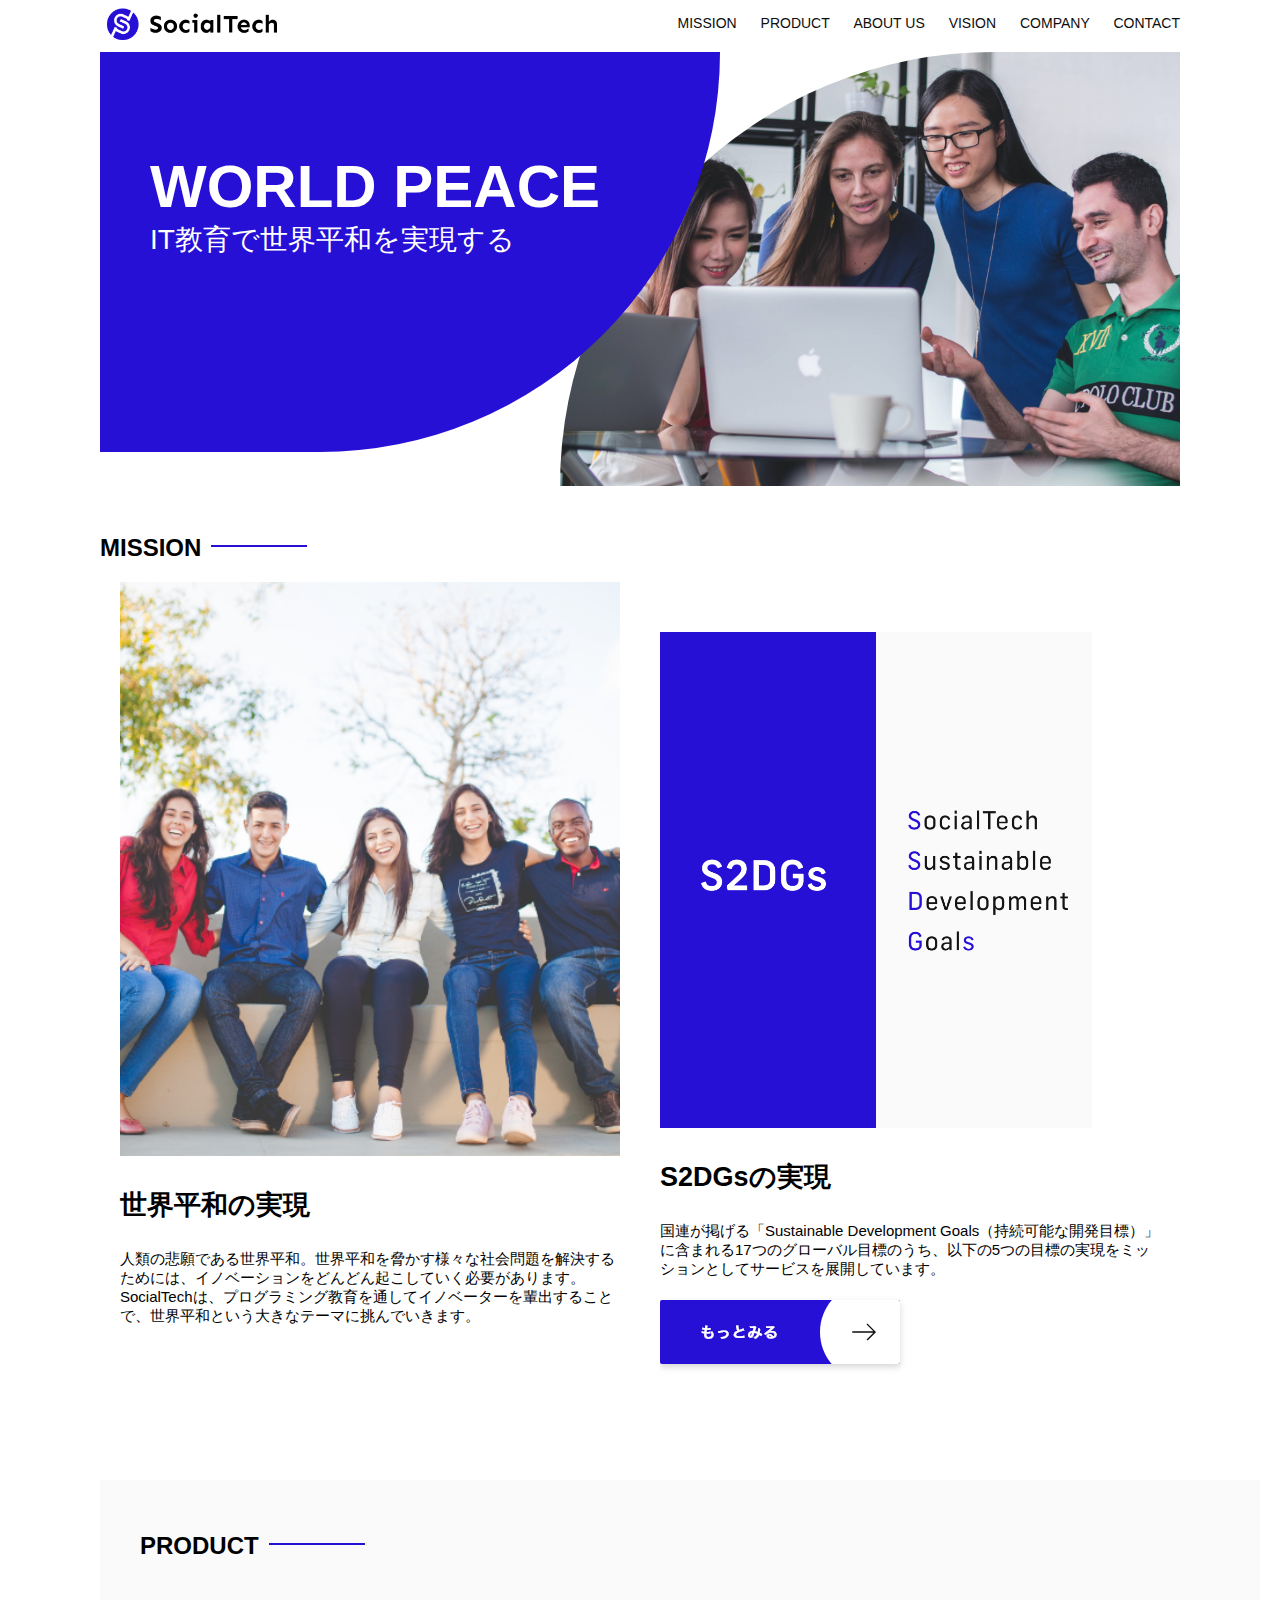
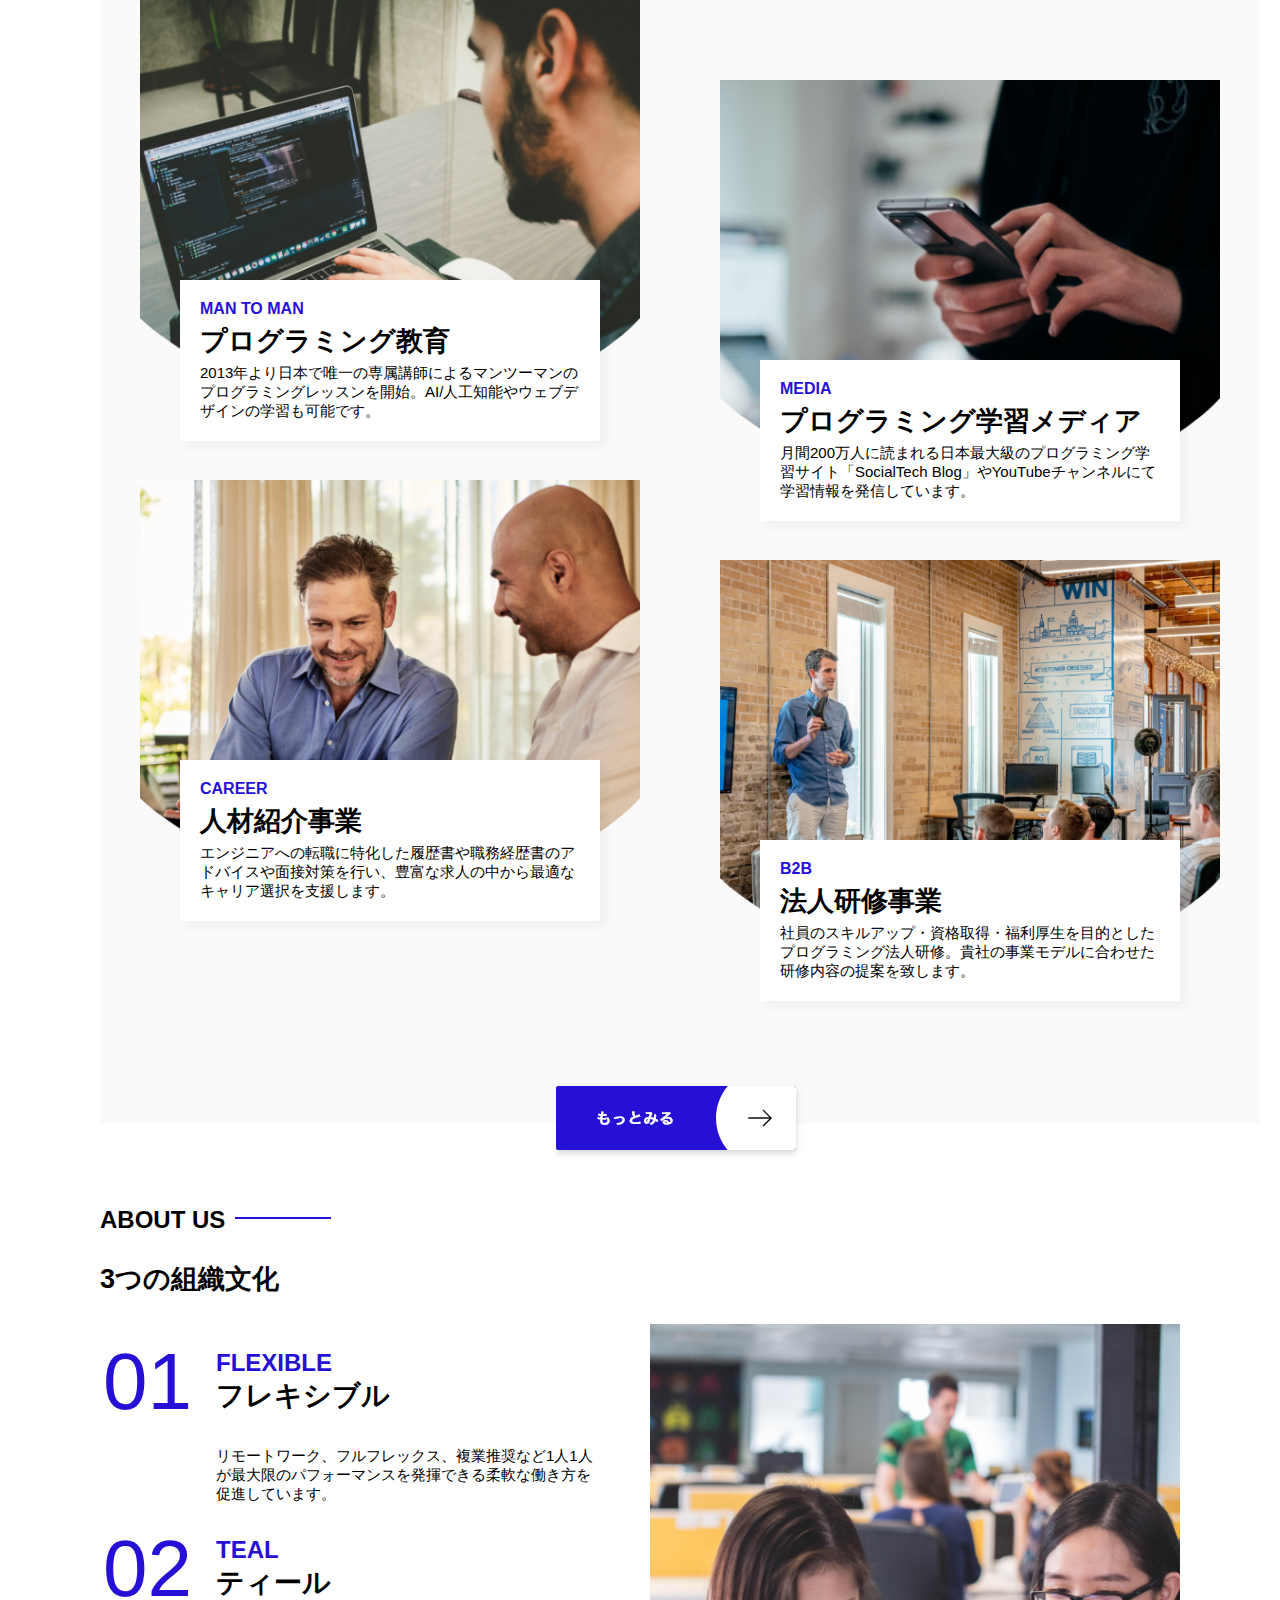
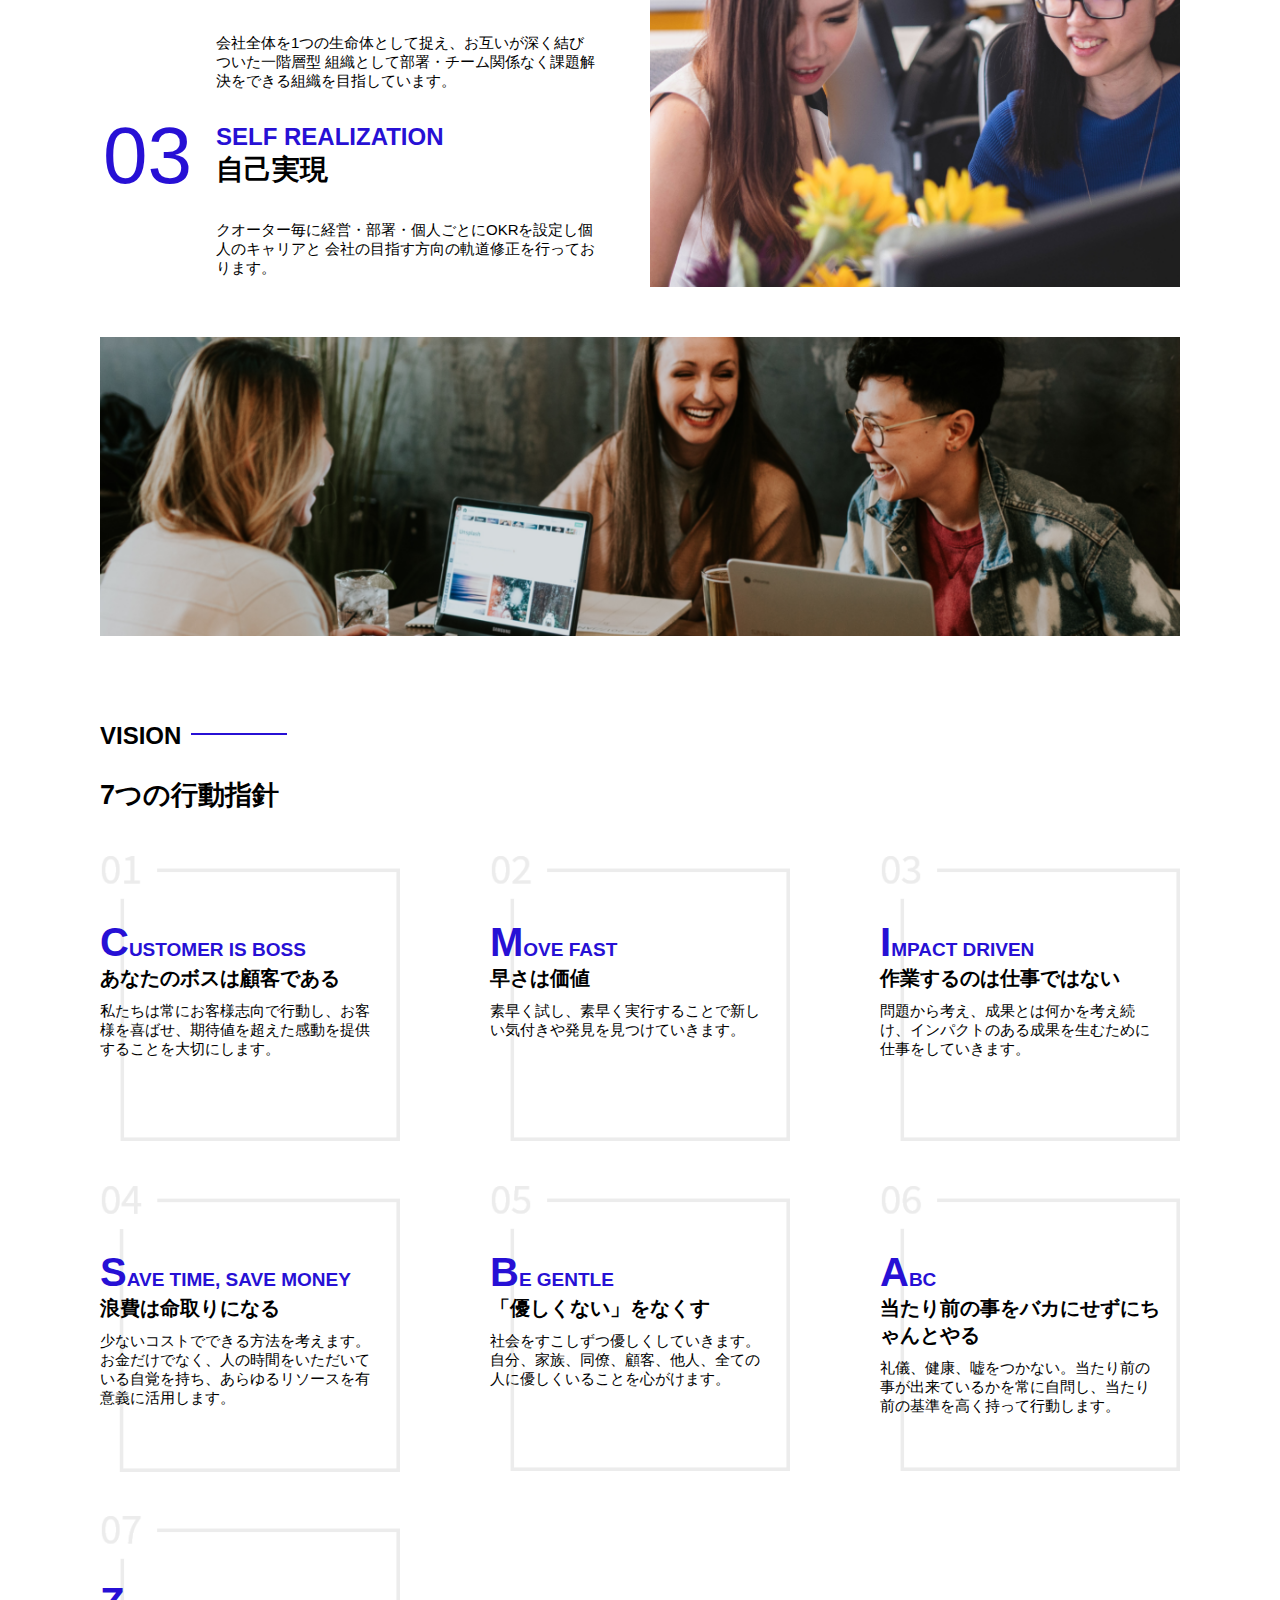
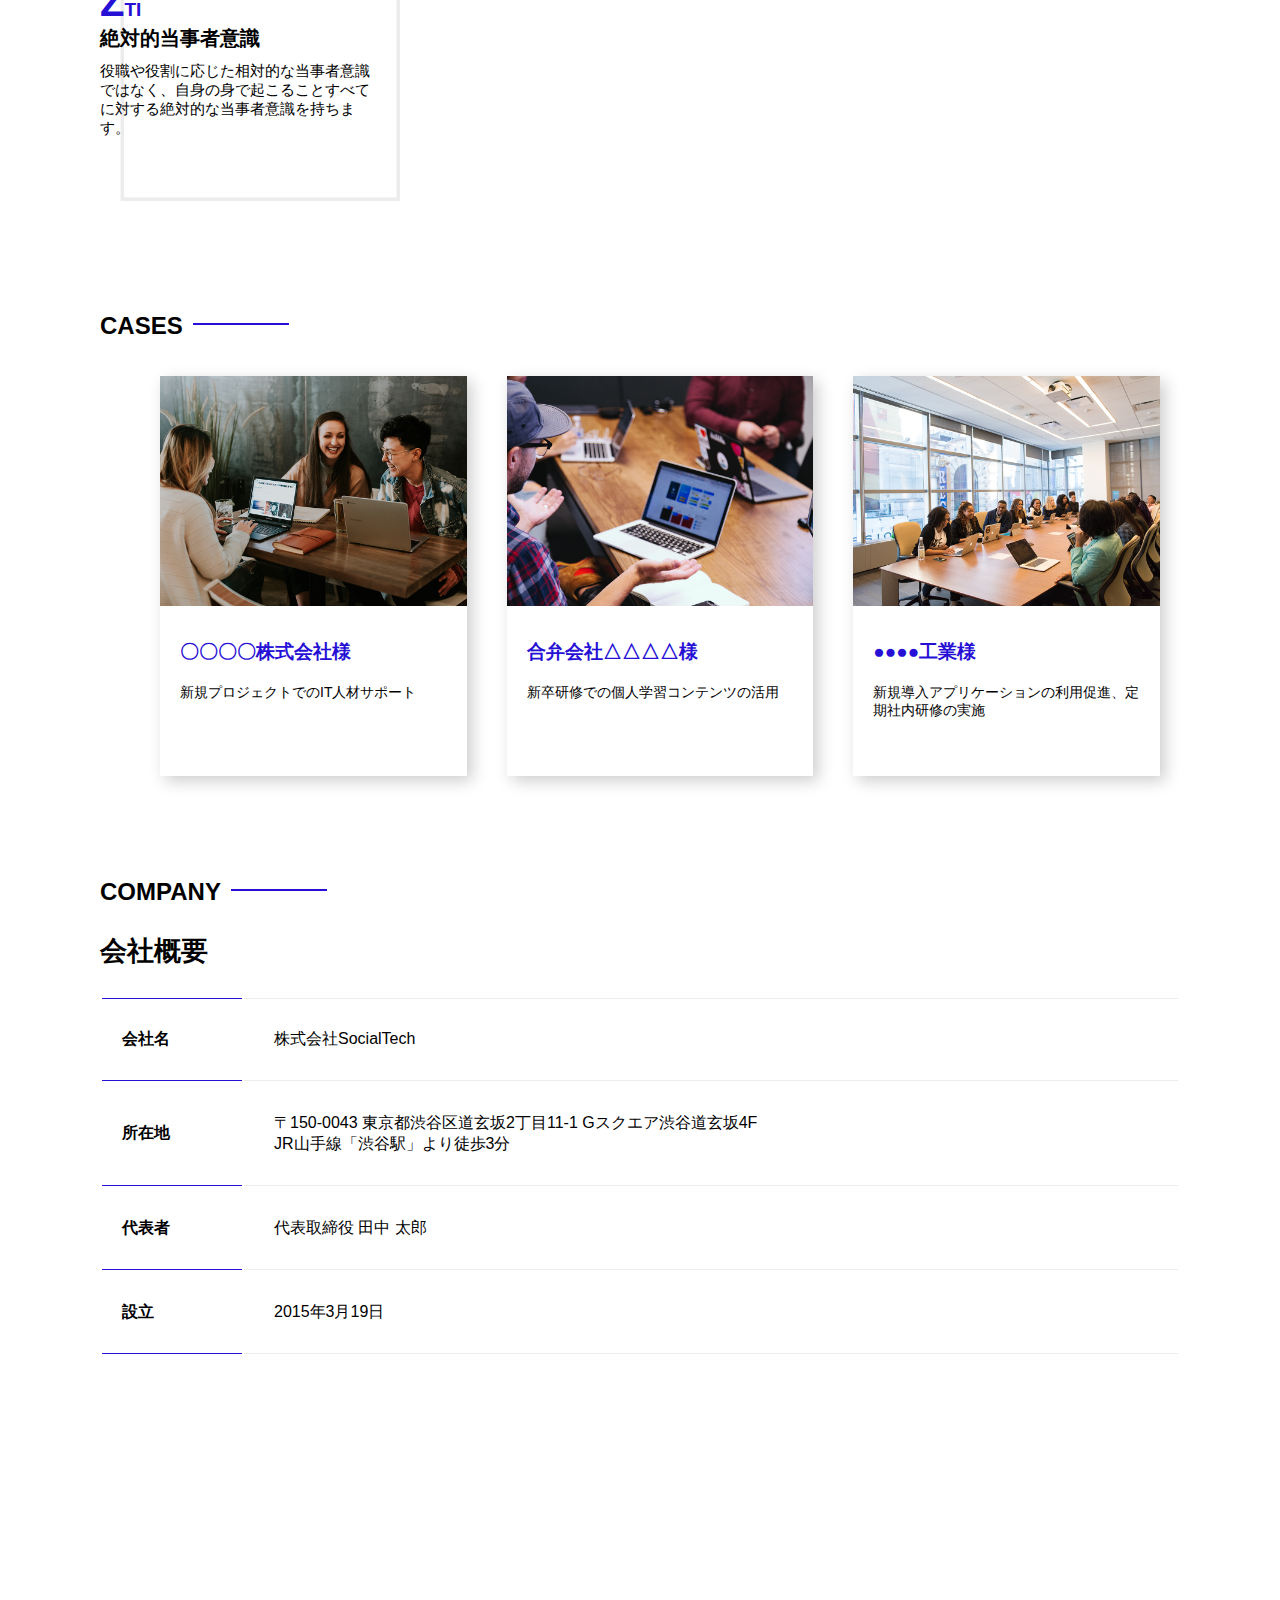
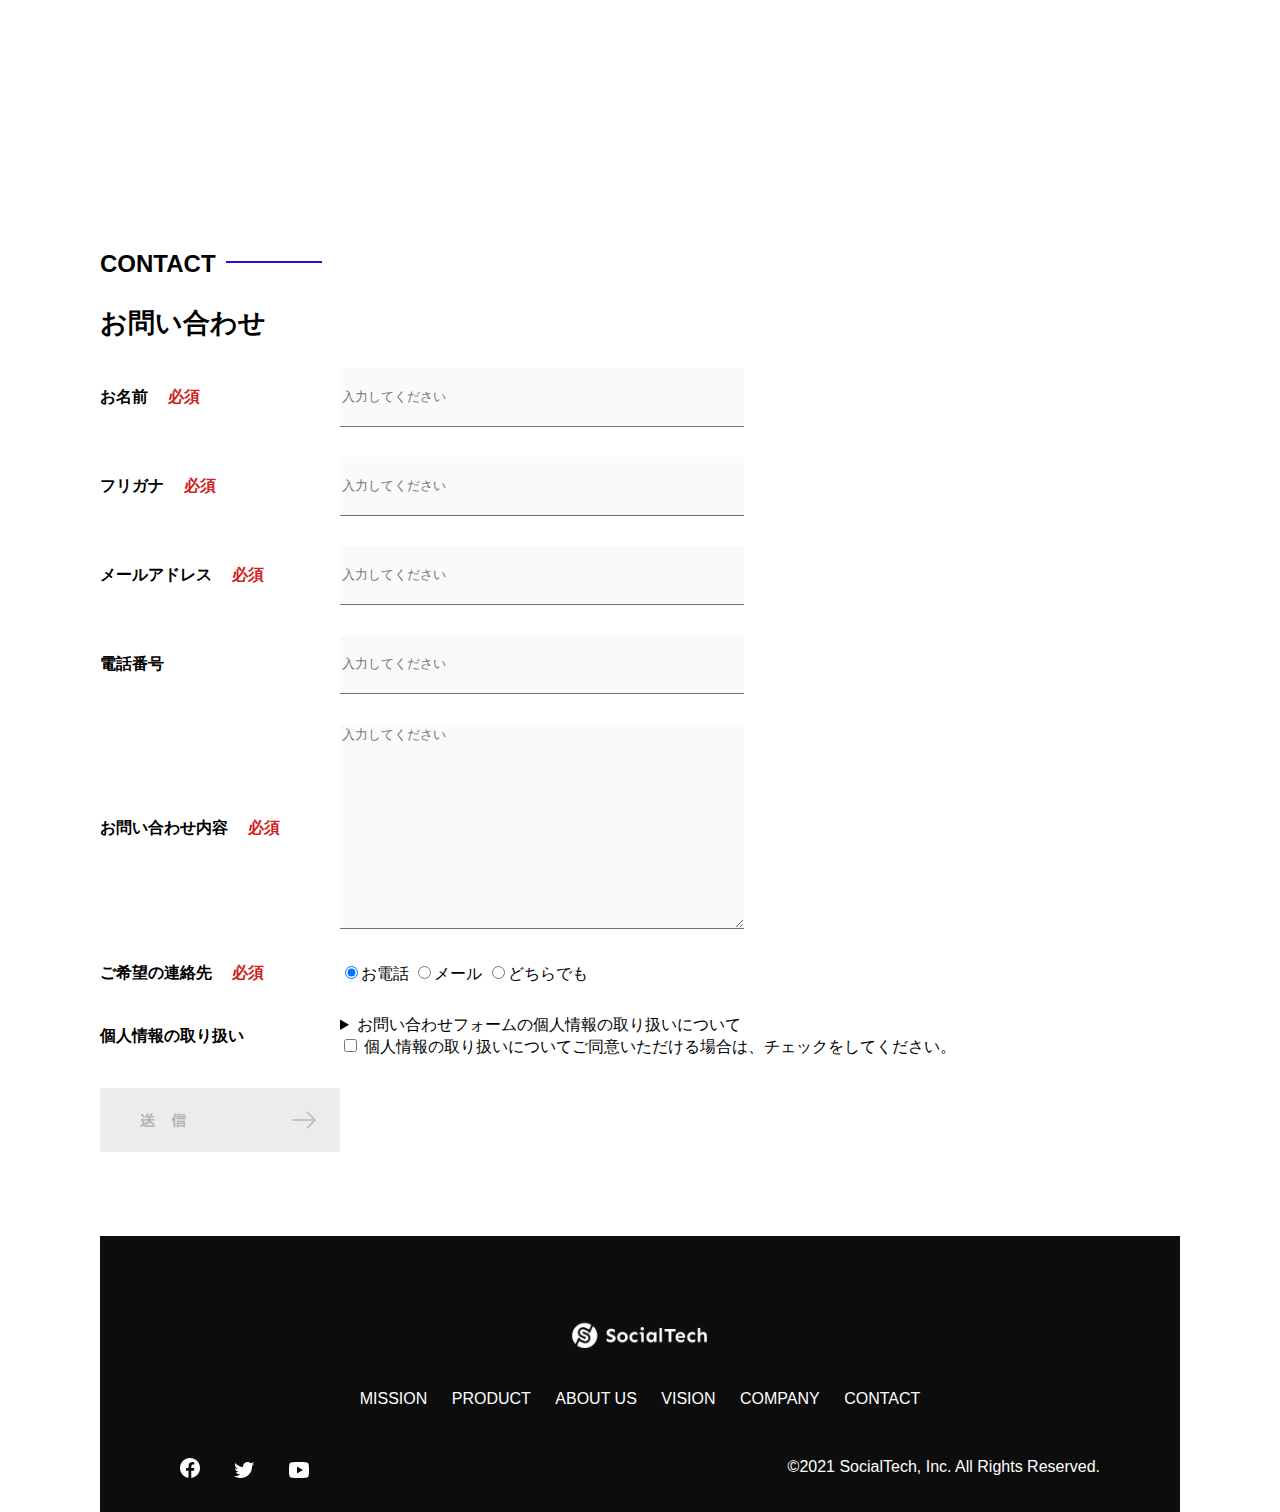
<file: kadai_012/index.html>
<!DOCTYPE html>
<html>
  <head>
    <title>SocialTech</title>
    <meta charset="UTF-8" />
    <meta
      name="description"
      content="SocialTechはEdTech業界のリーディングカンパニーを目指します。"
    />
    <meta name="viewport" content="width=device-width, initial-scale=1.0" />
    <link rel="stylesheet" href="style.css" />
  </head>
  <body>
    <!-- ヘッダー -->
    <header>
      <!-- ロゴ -->
      <a href="index.html" id="logo"
        ><img src="images/logo.png" alt="トップページに戻る"
      /></a>

      <!-- PC用ナビゲーション -->
      <nav id="nav-pc">
        <a href="mission.html">MISSION</a>
        <a href="product.html">PRODUCT</a>
        <a href="index.html#aboutus">ABOUT US</a>
        <a href="index.html#vision">VISION</a>
        <a href="index.html#company">COMPANY</a>
        <a href="index.html#contact">CONTACT</a>
      </nav>
    </header>
    <main>
      <article>
        <!-- メインビジュアル -->
        <section id="main-visual">
          <div id="main-message">
            <h1>WORLD PEACE</h1>
            <p>IT教育で世界平和を実現する</p>
          </div>
          <img
            src="images/index/index-main.png"
            alt="PCの周りに集まる多国籍の仲間たち"
          />
        </section>
        <!--ミッション-->
        <section id="mission">
          <h2 class="index-h2">MISSION</h2>
          <div id="mission-flex">
            <div>
              <img
                id="mission-photo"
                src="images/index/index-mission.png"
                alt="屋外のベンチで写真を撮影する多国籍の仲間たち"
              />
              <h3>世界平和の実現</h3>
              <p>
                人類の悲願である世界平和。世界平和を脅かす様々な社会問題を解決するためには、イノベーションをどんどん起こしていく必要があります。SocialTechは、プログラミング教育を通してイノベーターを輩出することで、世界平和という大きなテーマに挑んでいきます。
              </p>
            </div>
            <div>
              <img id="s2dgs" src="images/index/s2dgs.png" alt="S2DGs" />
              <h3>S2DGsの実現</h3>
              <p>
                国連が掲げる「Sustainable Development
                Goals（持続可能な開発目標）」に含まれる17つのグローバル目標のうち、以下の5つの目標の実現をミッションとしてサービスを展開しています。
              </p>
              <a href="mission.html">
                <img src="images/button-more.png" alt="もっとみる" />
              </a>
            </div>
          </div>
        </section>
        <!-- プロダクト -->
        <section id="product">
          <h2 class="index-h2">PRODUCT</h2>
          <div>
            <div id="product-left">
              <div>
                <img
                  class="product-photo"
                  src="images/index/index-mantoman.png"
                  alt="PCでコードを書く男性"
                />
                <div class="product-explain">
                  <span>MAN TO MAN</span>
                  <h3>プログラミング教育</h3>
                  <p>
                    2013年より日本で唯一の専属講師によるマンツーマンのプログラミングレッスンを開始。AI/人工知能やウェブデザインの学習も可能です。
                  </p>
                </div>
              </div>
              <div>
                <img
                  class="product-photo"
                  src="images/index/index-career.png"
                  alt="笑顔で話し合う2人の男性"
                />
                <div class="product-explain">
                  <span>CAREER</span>
                  <h3>人材紹介事業</h3>
                  <p>
                    エンジニアへの転職に特化した履歴書や職務経歴書のアドバイスや面接対策を行い、豊富な求人の中から最適なキャリア選択を支援します。
                  </p>
                </div>
              </div>
            </div>
            <div id="product-right">
              <div>
                <img
                  class="product-photo"
                  src="images/index/index-media.png"
                  alt="スマートフォンを操作する人"
                />
                <div class="product-explain">
                  <span>MEDIA</span>
                  <h3>プログラミング学習メディア</h3>
                  <p>
                    月間200万人に読まれる日本最大級のプログラミング学習サイト「SocialTech
                    Blog」やYouTubeチャンネルにて学習情報を発信しています。
                  </p>
                </div>
              </div>
              <div>
                <img
                  class="product-photo"
                  src="images/index/index-b2b.png"
                  alt="講演中の男性とそれを聴く人々"
                />
                <div class="product-explain">
                  <span>B2B</span>
                  <h3>法人研修事業</h3>
                  <p>
                    社員のスキルアップ・資格取得・福利厚生を目的としたプログラミング法人研修。貴社の事業モデルに合わせた研修内容の提案を致します。
                  </p>
                </div>
              </div>
            </div>
          </div>
          <div>
            <a id="product-more" href="product.html">
              <img src="images/button-more.png" alt="もっとみる" />
            </a>
          </div>
        </section>
        <!---ABOUT US-->
        <section id="aboutus">
          <h2 class="index-h2">ABOUT US</h2>
          <h3>3つの組織文化</h3>
          <div>
            <table class="culture-table">
              <tr>
                <td>
                  <span class="culture-num">01</span>
                </td>
                <td>
                  <span class="culture-en">FLEXIBLE</span>
                  <span class="culture-jp">フレキシブル</span>
                </td>
              </tr>
              <tr>
                <td>
                  <!--空のセル-->
                </td>
                <td>
                  <p class="culture-description">
                    リモートワーク、フルフレックス、複業推奨など1人1人が最大限のパフォーマンスを発揮できる柔軟な働き方を促進しています。
                  </p>
                </td>
              </tr>
              <tr>
                <td>
                  <span class="culture-num">02</span>
                </td>
                <td>
                  <span class="culture-en">TEAL</span>
                  <span class="culture-jp">ティール</span>
                </td>
              </tr>
              <tr>
                <td>
                  <!--空のセル-->
                </td>
                <td>
                  <p class="culture-description">
                    会社全体を1つの生命体として捉え、お互いが深く結びついた一階層型
                    組織として部署・チーム関係なく課題解決をできる組織を目指しています。
                  </p>
                </td>
              </tr>
              <tr>
                <td>
                  <span class="culture-num">03</span>
                </td>
                <td>
                  <span class="culture-en">SELF REALIZATION</span>
                  <span class="culture-jp">自己実現</span>
                </td>
              </tr>
              <tr>
                <td>
                  <!--空のセル-->
                </td>
                <td>
                  <p class="culture-description">
                    クオーター毎に経営・部署・個人ごとにOKRを設定し個人のキャリアと
                    会社の目指す方向の軌道修正を行っております。
                  </p>
                </td>
              </tr>
            </table>
            <img
              class="culture-img"
              src="images/index/index-aboutus1.png"
              alt="笑顔で話し合う2人の女性"
            />
          </div>
          <img
            class="culture-img2"
            src="images/index/index-aboutus2.png"
            alt="笑顔で話し合う3人の男女"
          />
        </section>
        <!-- VISION -->
        <section id="vision">
          <h2 class="index-h2">VISION</h2>
          <h3>7つの行動指針</h3>
          <div>
            <div class="vision-box">
              <img src="images/index/vision-01.png" alt="01" />
              <span>
                <h4>CUSTOMER IS BOSS</h4>
                <h5>あなたのボスは顧客である</h5>
                <p>
                  私たちは常にお客様志向で行動し、お客様を喜ばせ、期待値を超えた感動を提供することを大切にします。
                </p>
              </span>
            </div>
            <div class="vision-box">
              <img src="images/index/vision-02.png" alt="02" />
              <span>
                <h4>MOVE FAST</h4>
                <h5>早さは価値</h5>
                <p>
                  素早く試し、素早く実行することで新しい気付きや発見を見つけていきます。
                </p>
              </span>
            </div>
            <div class="vision-box">
              <img src="images/index/vision-03.png" alt="03" />
              <span>
                <h4>IMPACT DRIVEN</h4>
                <h5>作業するのは仕事ではない</h5>
                <p>
                  問題から考え、成果とは何かを考え続け、インパクトのある成果を生むために仕事をしていきます。
                </p>
              </span>
            </div>
            <div class="vision-box">
              <img src="images/index/vision-04.png" alt="04" />
              <span>
                <h4>SAVE TIME, SAVE MONEY</h4>
                <h5>浪費は命取りになる</h5>
                <p>
                  少ないコストでできる方法を考えます。お金だけでなく、人の時間をいただいている自覚を持ち、あらゆるリソースを有意義に活用します。
                </p>
              </span>
            </div>
            <div class="vision-box">
              <img src="images/index/vision-05.png" alt="05" />
              <span>
                <h4>BE GENTLE</h4>
                <h5>「優しくない」をなくす</h5>
                <p>
                  社会をすこしずつ優しくしていきます。自分、家族、同僚、顧客、他人、全ての人に優しくいることを心がけます。
                </p>
              </span>
            </div>
            <div class="vision-box">
              <img src="images/index/vision-06.png" alt="06" />
              <span>
                <h4>ABC</h4>
                <h5>当たり前の事をバカにせずにちゃんとやる</h5>
                <p>
                  礼儀、健康、嘘をつかない。当たり前の事が出来ているかを常に自問し、当たり前の基準を高く持って行動します。
                </p>
              </span>
            </div>
            <div class="vision-box">
              <img src="images/index/vision-07.png" alt="07" />
              <span>
                <h4>ZTI</h4>
                <h5>絶対的当事者意識</h5>
                <p>
                  役職や役割に応じた相対的な当事者意識ではなく、自身の身で起こることすべてに対する絶対的な当事者意識を持ちます。
                </p>
              </span>
            </div>
          </div>
        </section>
        <!-- CASES -->
        <section id="cases">
          <h2 class="index-h2">CASES</h2>
          <ul>
            <li class="case-card">
              <img class="case-img" src="images/index/case-1.png" alt="仲良く語り合う3人">
              <div class="case-info">
                <h3 class="case-name">〇〇〇〇株式会社様</h3>
                <p class="case-content">新規プロジェクトでのIT人材サポート</p>
              </div>
            </li>
            <li class="case-card">
              <img class="case-img" src="images/index/case-2.png" alt="PCでコンテンツを見る">
              <div class="case-info">
                <h3 class="case-name">合弁会社△△△△様</h3>
                <p class="case-content">新卒研修での個人学習コンテンツの活用</p>
              </div>
            </li>
            <li class="case-card">
              <img class="case-img" src="images/index/case-3.png" alt="社内研修中の会議室">
              <div class="case-info">
                <h3 class="case-name">●●●●工業様</h3>
                <p class="case-content">新規導入アプリケーションの利用促進、定期社内研修の実施</p>
              </div>
            </li>
          </ul>
        </section>

        <!-- COMPANY -->
        <section id="company">
          <h2 class="index-h2">COMPANY</h2>
          <h3>会社概要</h3>
          <table id="company-table">
            <tr>
              <th class="tableheader-first">会社名</th>
              <td class="cell-first">株式会社SocialTech</td>
            </tr>
            <tr>
              <th class="tableheader">所在地</th>
              <td class="cell">
                〒150-0043 東京都渋谷区道玄坂2丁目11-1 Gスクエア渋谷道玄坂4F<br />JR山手線「渋谷駅」より徒歩3分
              </td>
            </tr>
            <tr>
              <th class="tableheader">代表者</th>
              <td class="cell">代表取締役 田中 太郎</td>
            </tr>
            <tr>
              <th class="tableheader">設立</th>
              <td class="cell">2015年3月19日</td>
            </tr>
          </table>
          <iframe
            src="https://www.google.com/maps/embed?pb=!1m18!1m12!1m3!1d3241.7759544892483!2d139.69399665123464!3d35.65789123876098!2m3!1f0!2f0!3f0!3m2!1i1024!2i768!4f13.1!3m3!1m2!1s0x60188caa0042e8d1%3A0xba130bea826a7aa2!2z44CSMTUwLTAwNDMg5p2x5Lqs6YO95riL6LC35Yy66YGT546E5Z2C77yS5LiB55uu77yR77yR4oiS77yR!5e0!3m2!1sja!2sjp!4v1636872991912!5m2!1sja!2sjp"
            style="border: 0"
            allowfullscreen=""
            loading="lazy"
          >
          </iframe>
        </section>
        <!-- お問い合わせフォーム -->
        <section id="contact">
          <h2 class="index-h2">CONTACT</h2>
          <h3>お問い合わせ</h3>
          <form>
            <div>
              <div class="contact-heading">
                <label class="contact-label"
                  >お名前<span class="contact-span">必須</span></label
                >
              </div>
              <div class="contact-form">
                <input
                  type="text"
                  name="name"
                  placeholder="入力してください"
                  class="contact-textbox"
                />
              </div>
            </div>
            <div>
              <div class="contact-heading">
                <label class="contact-label"
                  >フリガナ<span class="contact-span">必須</span></label
                >
              </div>
              <div>
                <input
                  type="text"
                  name="hurigana"
                  placeholder="入力してください"
                  class="contact-textbox"
                />
              </div>
            </div>
            <div>
              <div class="contact-heading">
                <label class="contact-label"
                  >メールアドレス<span class="contact-span">必須</span></label
                >
              </div>
              <div>
                <input
                  type="text"
                  name="email"
                  placeholder="入力してください"
                  class="contact-textbox"
                />
              </div>
            </div>
            <div>
              <div class="contact-heading">
                <label class="contact-label">電話番号</label>
              </div>
              <div>
                <input
                  type="text"
                  name="tel"
                  placeholder="入力してください"
                  class="contact-textbox"
                />
              </div>
            </div>
            <div>
              <div class="contact-heading">
                <label class="contact-label"
                  >お問い合わせ内容<span class="contact-span">必須</span></label
                >
              </div>
              <div>
                <textarea
                  class="contact-textarea"
                  placeholder="入力してください"
                  name="message"
                ></textarea>
              </div>
            </div>
            <div>
              <div class="contact-heading">
                <label class="contact-label"
                  >ご希望の連絡先<span class="contact-span">必須</span></label
                >
              </div>
              <div>
                <input
                  class="radiobutton"
                  type="radio"
                  value="tel"
                  name="contact"
                  checked
                /><label>お電話</label>
                <input
                  class="radiobutton"
                  type="radio"
                  value="mail"
                  name="contact"
                /><label>メール</label>
                <input
                  class="radiobutton"
                  type="radio"
                  value="both"
                  name="contact"
                /><label>どちらでも</label>
              </div>
            </div>
            <div>
              <div class="contact-heading">
                <label class="contact-label">個人情報の取り扱い</label>
              </div>
              <div>
                <details>
                  <summary>
                    お問い合わせフォームの個人情報の取り扱いについて
                  </summary>
                  <div>
                    <span>１．組織の名称又は氏名</span><br />
                    株式会社SocialTech<br /><br />
                    <span
                      >２．個人情報保護管理者（若しくはその代理人）の氏名又は職名、所属及び連絡先
                      鈴木 一郎 コーポレート部</span
                    ><br />
                    メールアドレス：support@socialtech.net<br />
                    TEL：03-xxxx-xxxx<br />
                    <span>３．個人情報の利用目的</span><br />
                    ・本サービス及び本サービスに関連する情報の提供又はそれらに関する連絡のため<br />
                    ・ユーザーの本人確認のため<br />
                    ・当社サービスのご案内のため<br />
                    ・当社の商品等の広告または宣伝（電子メールによるものを含むものとします。）<br /><br />
                    <span>４．個人情報の取り扱い業務の委託</span><br />
                    個人情報の取扱業務の全部または一部を外部に業務委託する場合があります。<br />
                    その際、弊社は、個人情報を適切に保護できる管理体制を敷き実行していることを条件として<br />
                    委託先を厳選したうえで、機密保持契約を委託先と締結し、お客様の個人情報を厳密に管理させます。<br /><br />
                    <span>５．個人情報の開示等の請求</span><br />
                    お客様は、弊社に対してご自身の個人情報の開示等（利用目的の通知、開示、内容の訂正・追加・削除、利用の停止または消去、第三者への提供の停止）に関して、当社問合わせ窓口に申し出ることができます。<br />
                    その際、弊社はお客様ご本人を確認させていただいたうえで、合理的な期間内に対応いたします。<br /><br />
                    なお、個人情報に関する弊社問合わせ先は、次の通りです。<br /><br />
                    株式会社SocialTech　個人情報問合せ窓口<br />
                    〒150-0043　東京都渋谷区道玄坂2丁目11-1 Ｇスクエア渋谷道玄坂
                    4F<br />
                    メールアドレス：support@socialtech.net　TEL：03-xxxx-xxxx<br /><br />
                    <span>６．個人情報を提供されることの任意性について</span
                    ><br /><br />
                    お客様がご自身の個人情報を弊社に提供されるか否かは、お客様のご判断によりますが、もしご提供されない場合には、適切なサービスが提供できない場合がありますので予めご了承ください。
                  </div>
                </details>
                <input type="checkbox" name="agree" />
                <span
                  >個人情報の取り扱いについてご同意いただける場合は、チェックをしてください。</span
                >
              </div>
            </div>
            <input
              type="image"
              value="Submit"
              src="images/button-submit.png"
              alt="送信する"
            />
          </form>
        </section>
      </article>
      <footer>
        <div id="footer-logo">
          <img src="images/logo-sp.png" alt="SocialTech" />
        </div>
        <div id="footer-link">
          <a href="mission.html">MISSION</a>
          <a href="product.html">PRODUCT</a>
          <a href="index.html#aboutus">ABOUT US</a>
          <a href="index.html#vision">VISION</a>
          <a href="index.html#company">COMPANY</a>
          <a href="index.html#contact">CONTACT</a>
        </div>
        <div id="sns-footer">
          <a href="https://www.facebook.com/sejuku2013"
            ><img src="images/button-facebook.png" alt="Facebookのリンク"
          /></a>
          <a href="https://twitter.com/samuraijuku"
            ><img src="images/button-twitter.png" alt="Twitterのリンク"
          /></a>
          <a href="https://www.youtube.com/channel/UCCFOQO5aDK0xXam4cUQXT8g"
            ><img src="images/button-youtube.png" alt="YouTubeのリンク"
          /></a>
          <span id="copyright"
            >&copy;2021 SocialTech, Inc. All Rights Reserved.
          </span>
        </div>
      </footer>
    </main>
  </body>
</html>
</file>
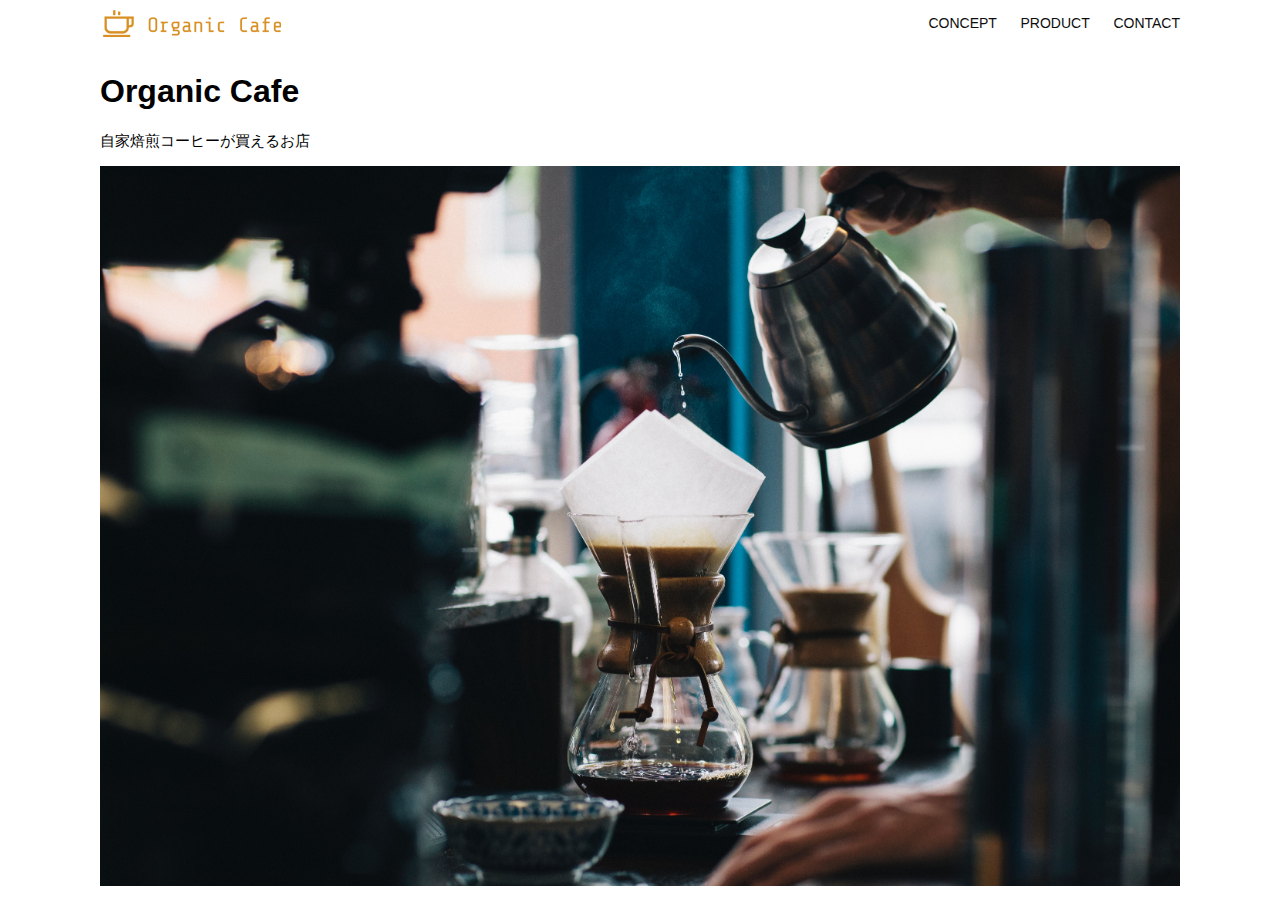
<file: kadai_013/index.html>
<!DOCTYPE html>
<html>
  <head>
    <title>Organic Cafe</title>
    <meta charset="UTF-8" />
    <meta
      name="description"
      content="自家焙煎のコーヒーがお家で楽しめるOrganic Cafe"
    />
    <meta name="viewport" content="width=device-width, initial-scale=1.0" />
    <link rel="stylesheet" href="style.css" />
  </head>
  <body>
    <!-- ヘッダー -->
    <header>
      <!-- ロゴ -->
      <a href="index.html" id="logo"
        ><img src="images/logo.png" alt="トップページに戻る"
      /></a>

      <!-- PC用ナビゲーション -->
      <nav id="nav-pc">
        <a href="index.html#concept">CONCEPT</a>
        <a href="index.html#product">PRODUCT</a>
        <a href="index.html#contact">CONTACT</a>
      </nav>

      <!-- スマホ用 -->
      <img id="menu-sp" src="images/button-menu.png" alt="ナビゲーションを開く" onclick="document.getElementById('nav-sp').style.display = 'block'">
      <nav id="nav-sp">
        <img id="close" src="images/button-close.png" alt="ナビゲーションを閉じる" onclick="document.getElementById('nav-sp').style.display = 'none'">
        <a id="logo-sp" href="index.html" onclick="document.getElementById('nav-sp').style.display = 'none'"><img src="images/logo-sp.png" alt="トップページに戻る"></a>
        <a class="menu" href="index.html#concept" onclick="document.getElementById('nav-sp').style.display = 'none'">CONCEPT</a>
        <a class="menu" href="index.html#product" onclick="document.getElementById('nav-sp').style.display = 'none'">PRODUCT</a>
        <a class="menu" href="index.html#contact" onclick="document.getElementById('nav-sp').style.display = 'none'">CONTACT</a>
      </nav>


    </header>
    <main>
      <article>
        <!-- メインビジュアル -->
        <section id="main-visual">
          <div id="main-message">
            <h1>Organic Cafe</h1>
            <p>自家焙煎コーヒーが買えるお店</p>
          </div>
          <img
            src="images/main-image.jpg"
            alt="コーヒーをハンドドリップで淹れる画像"
          />
        </section>
      </article>
    </main>
  </body>
</html>
</file>
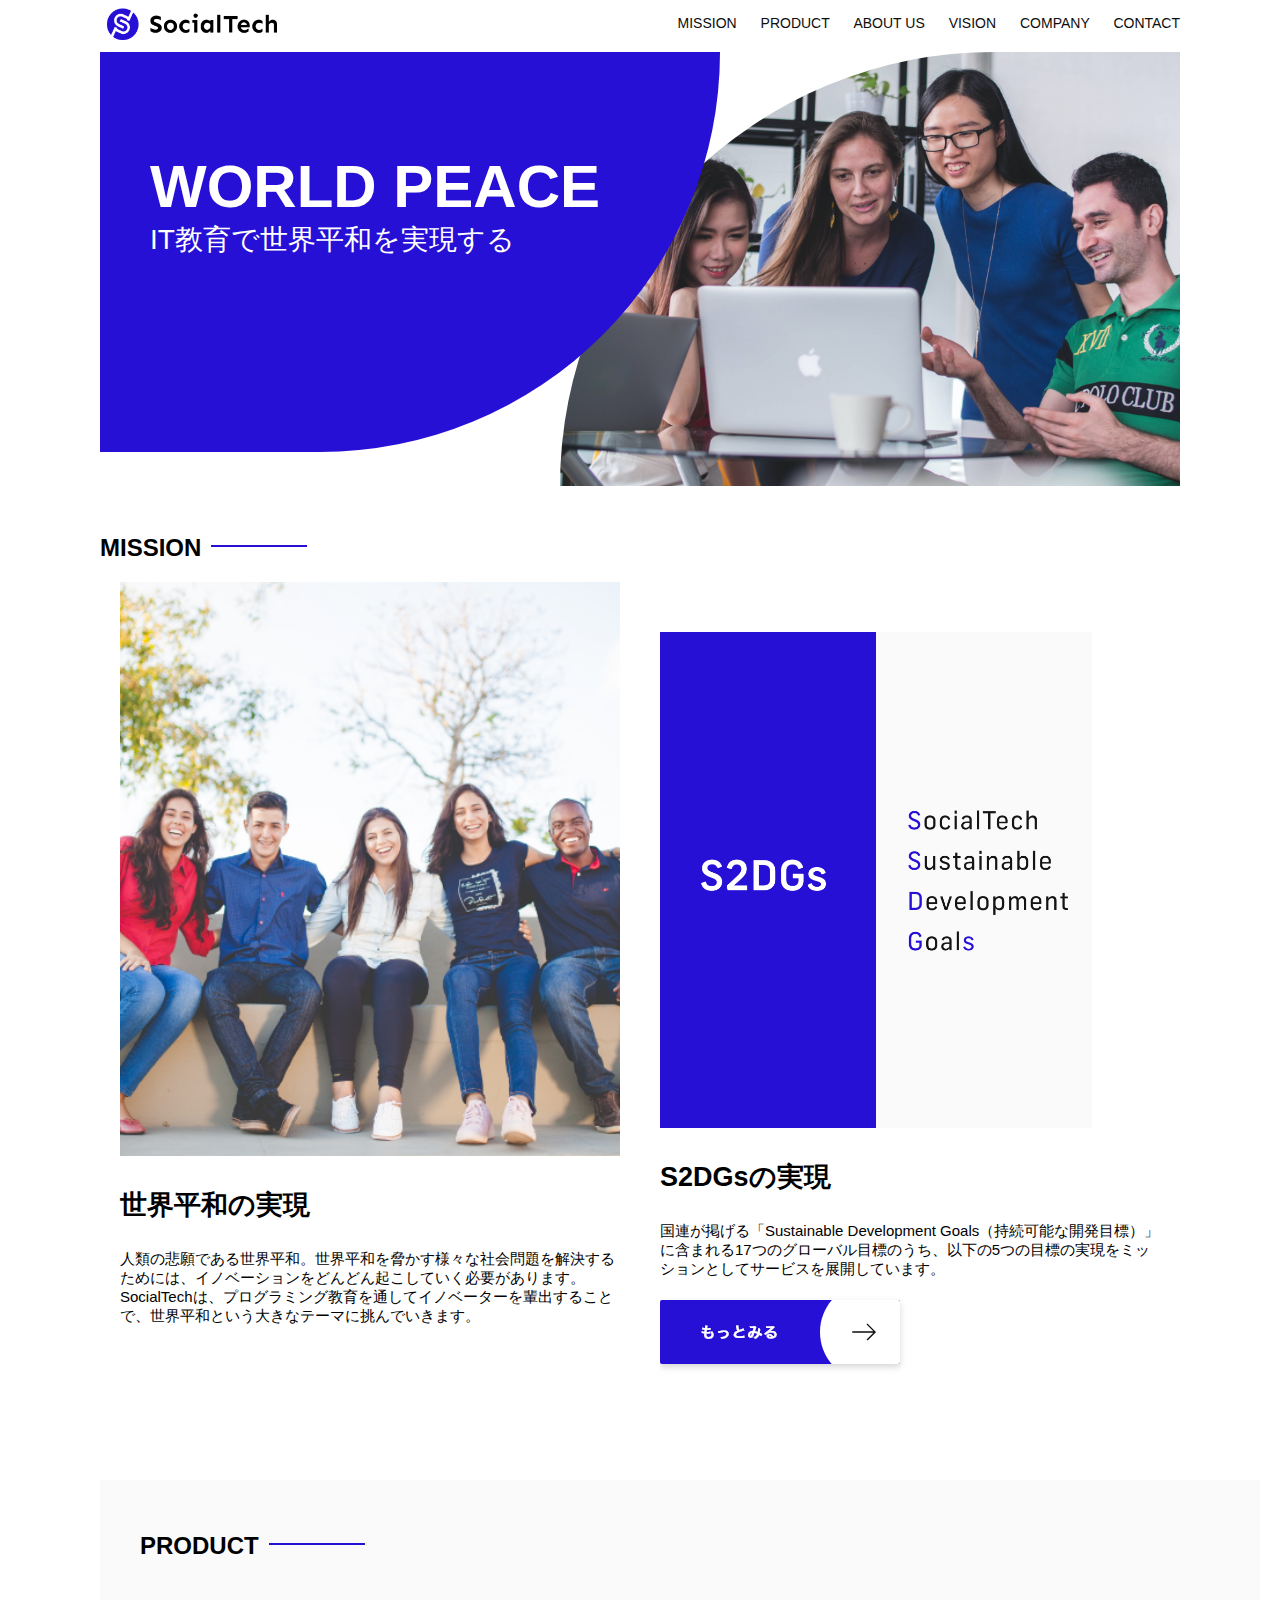
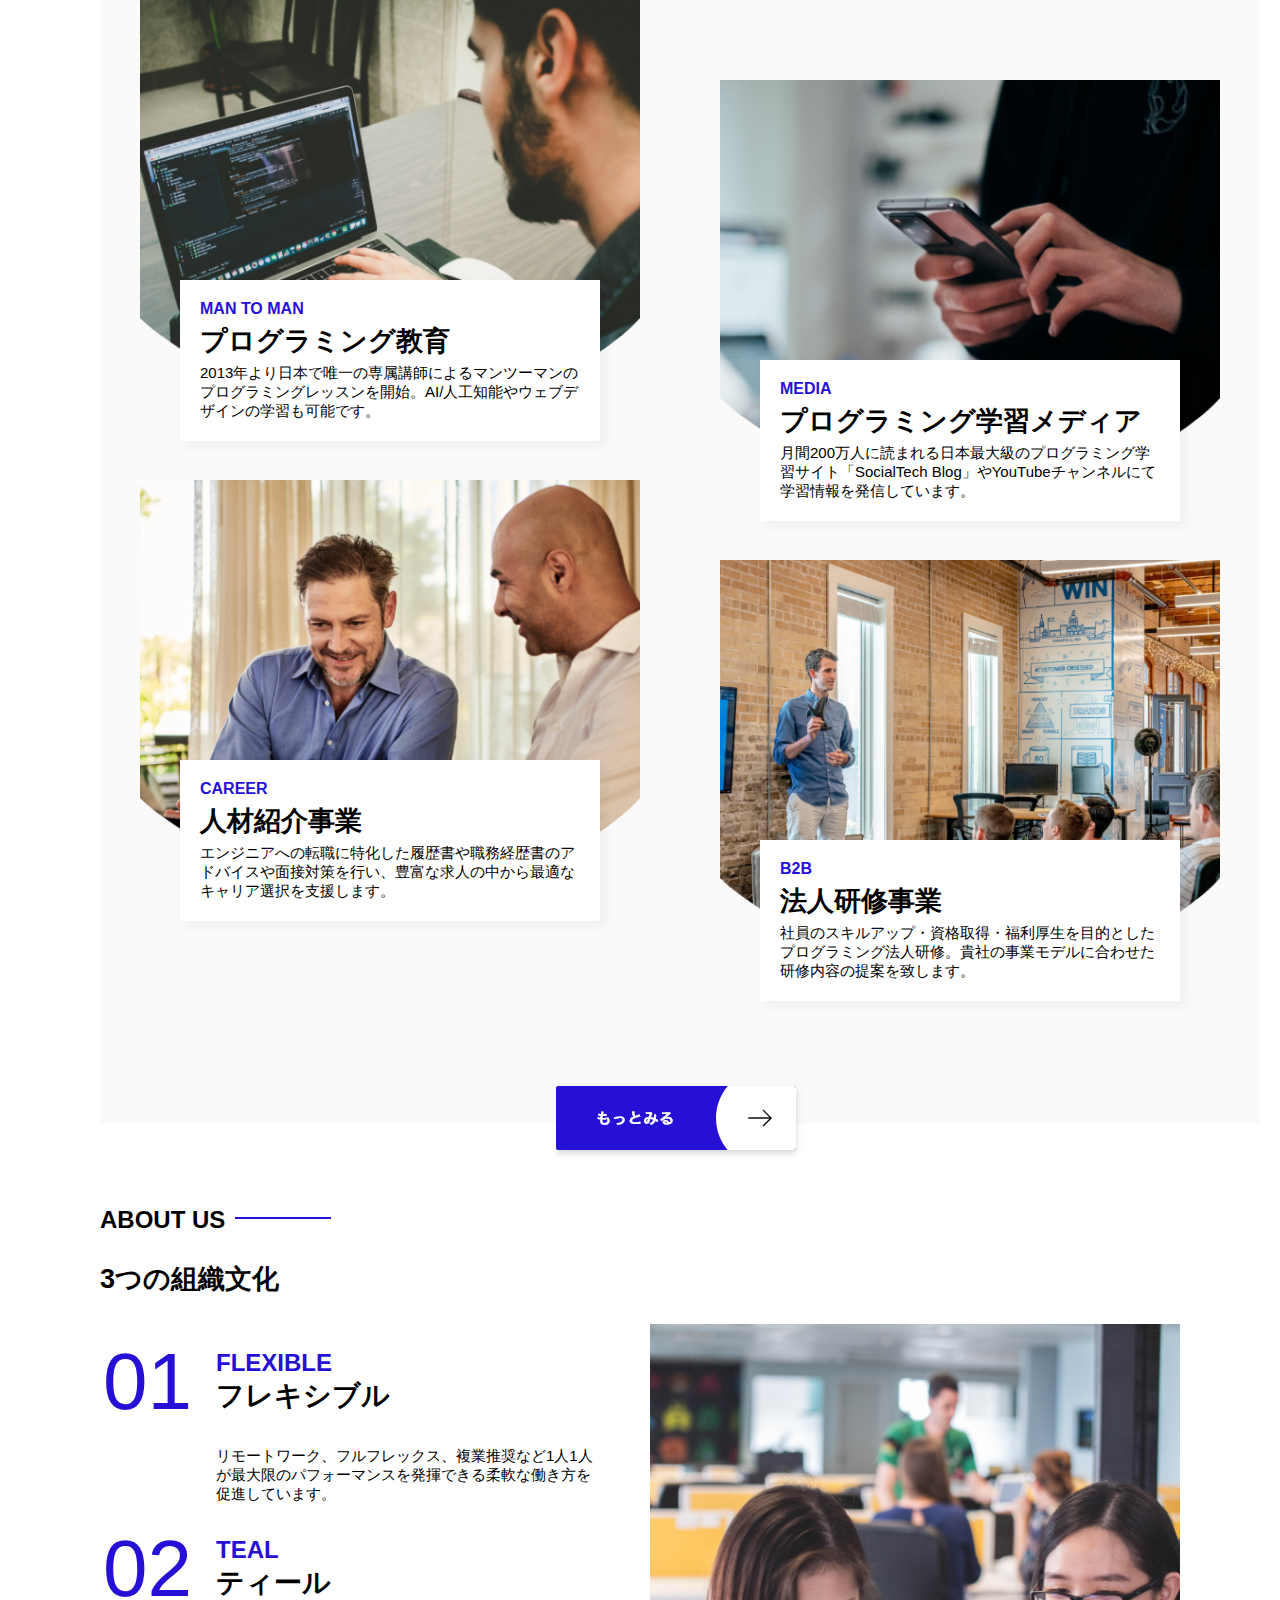
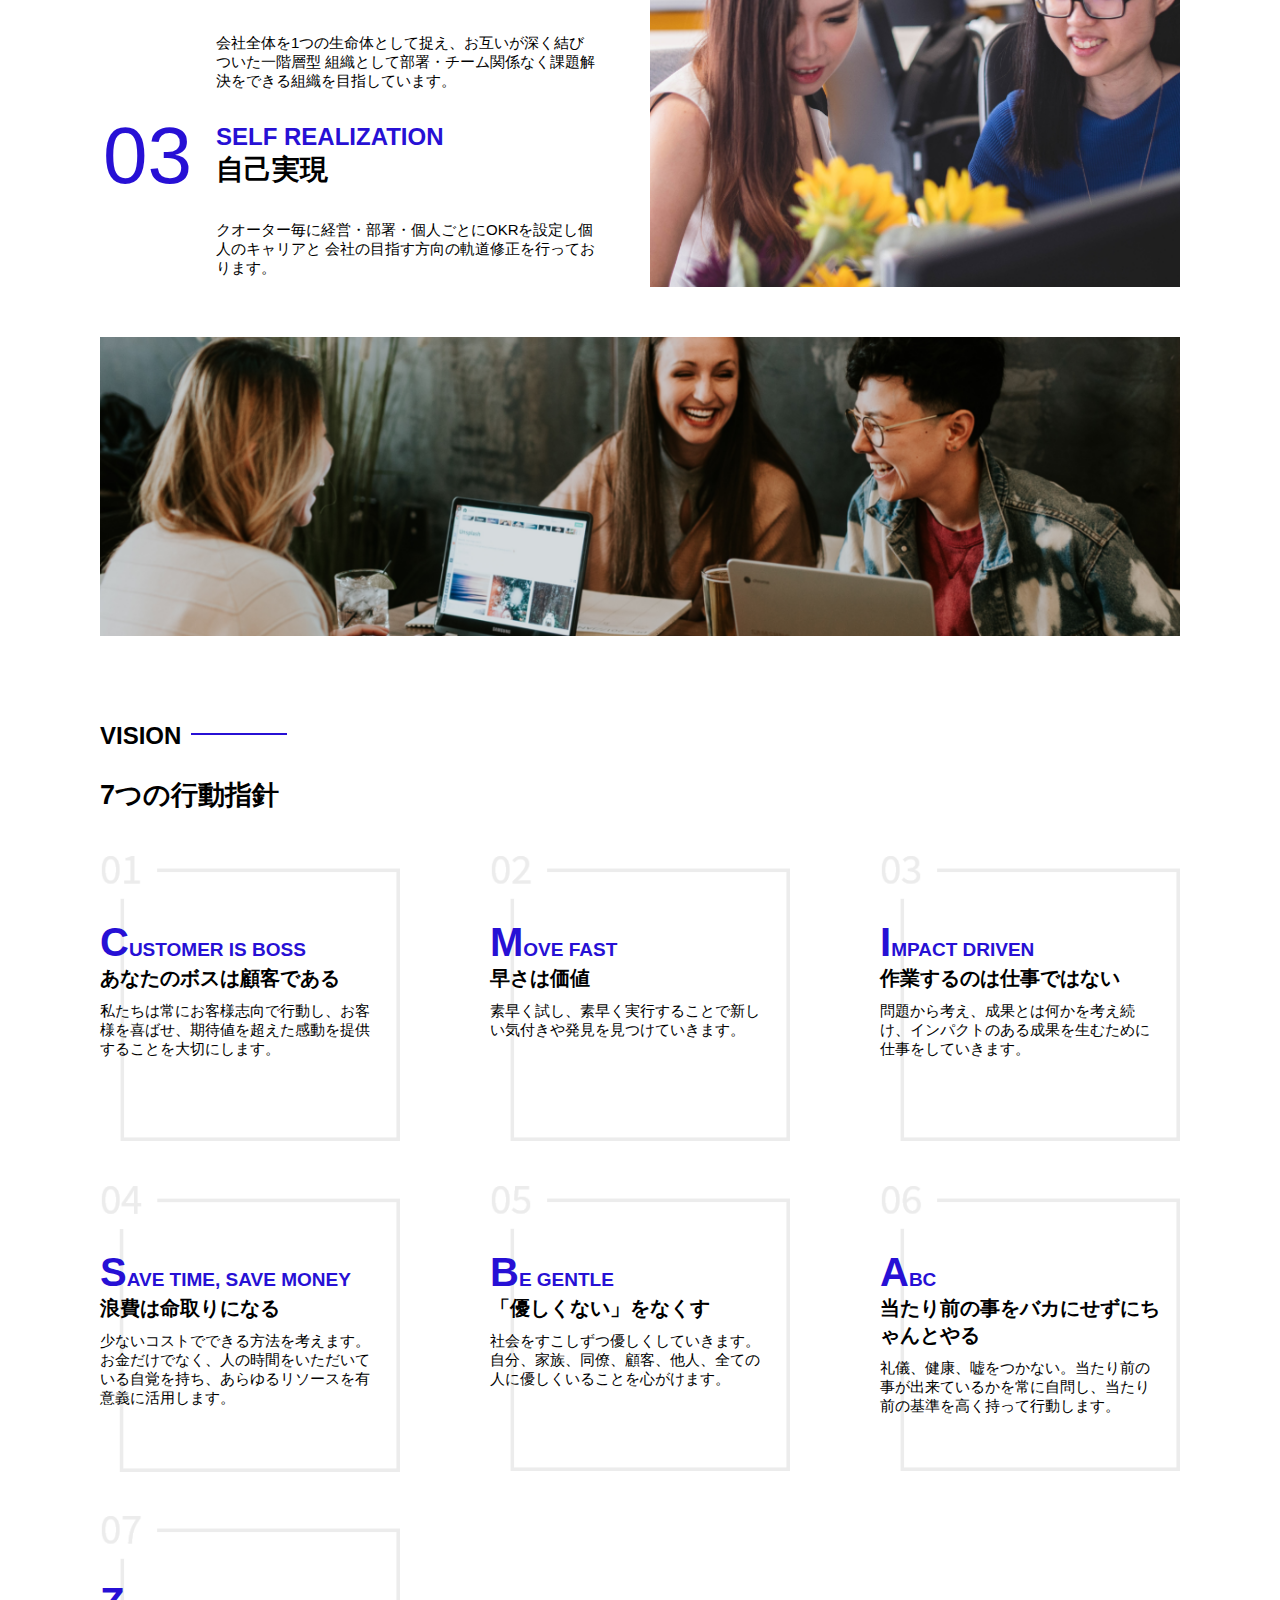
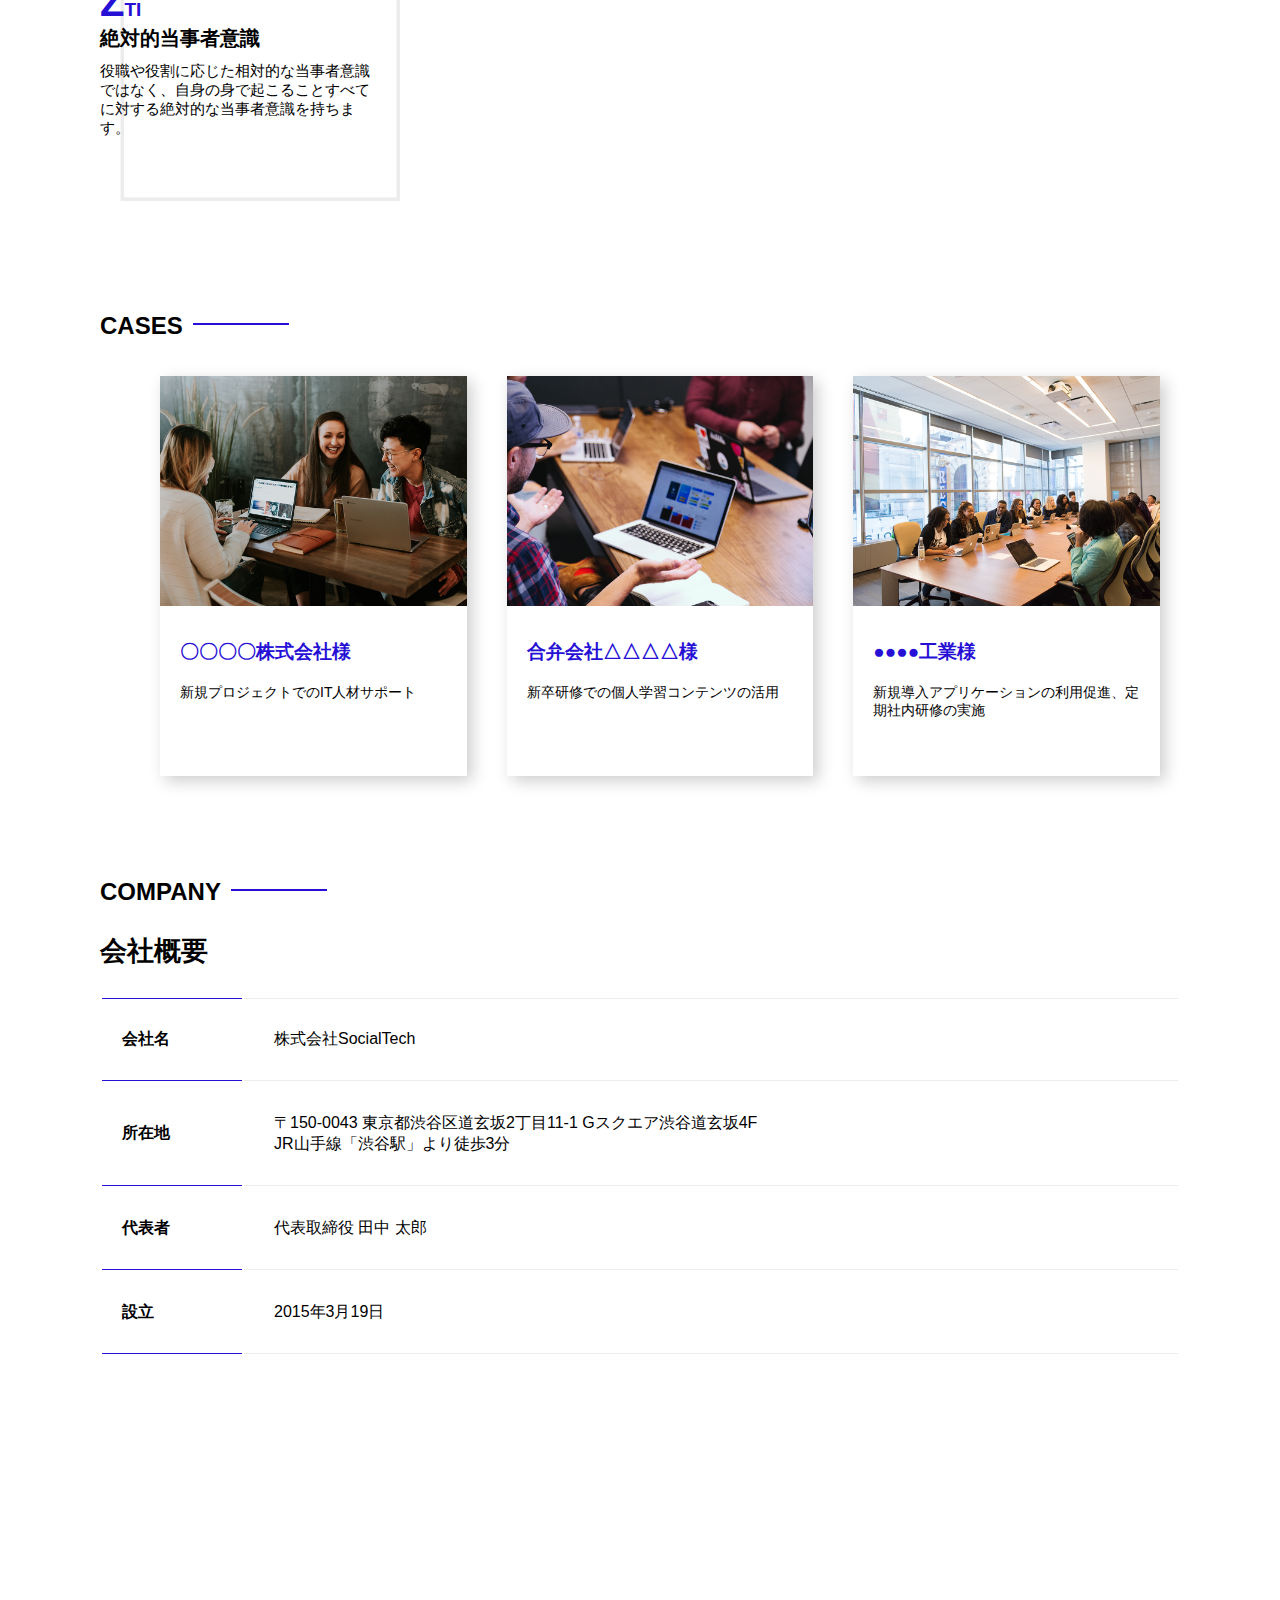
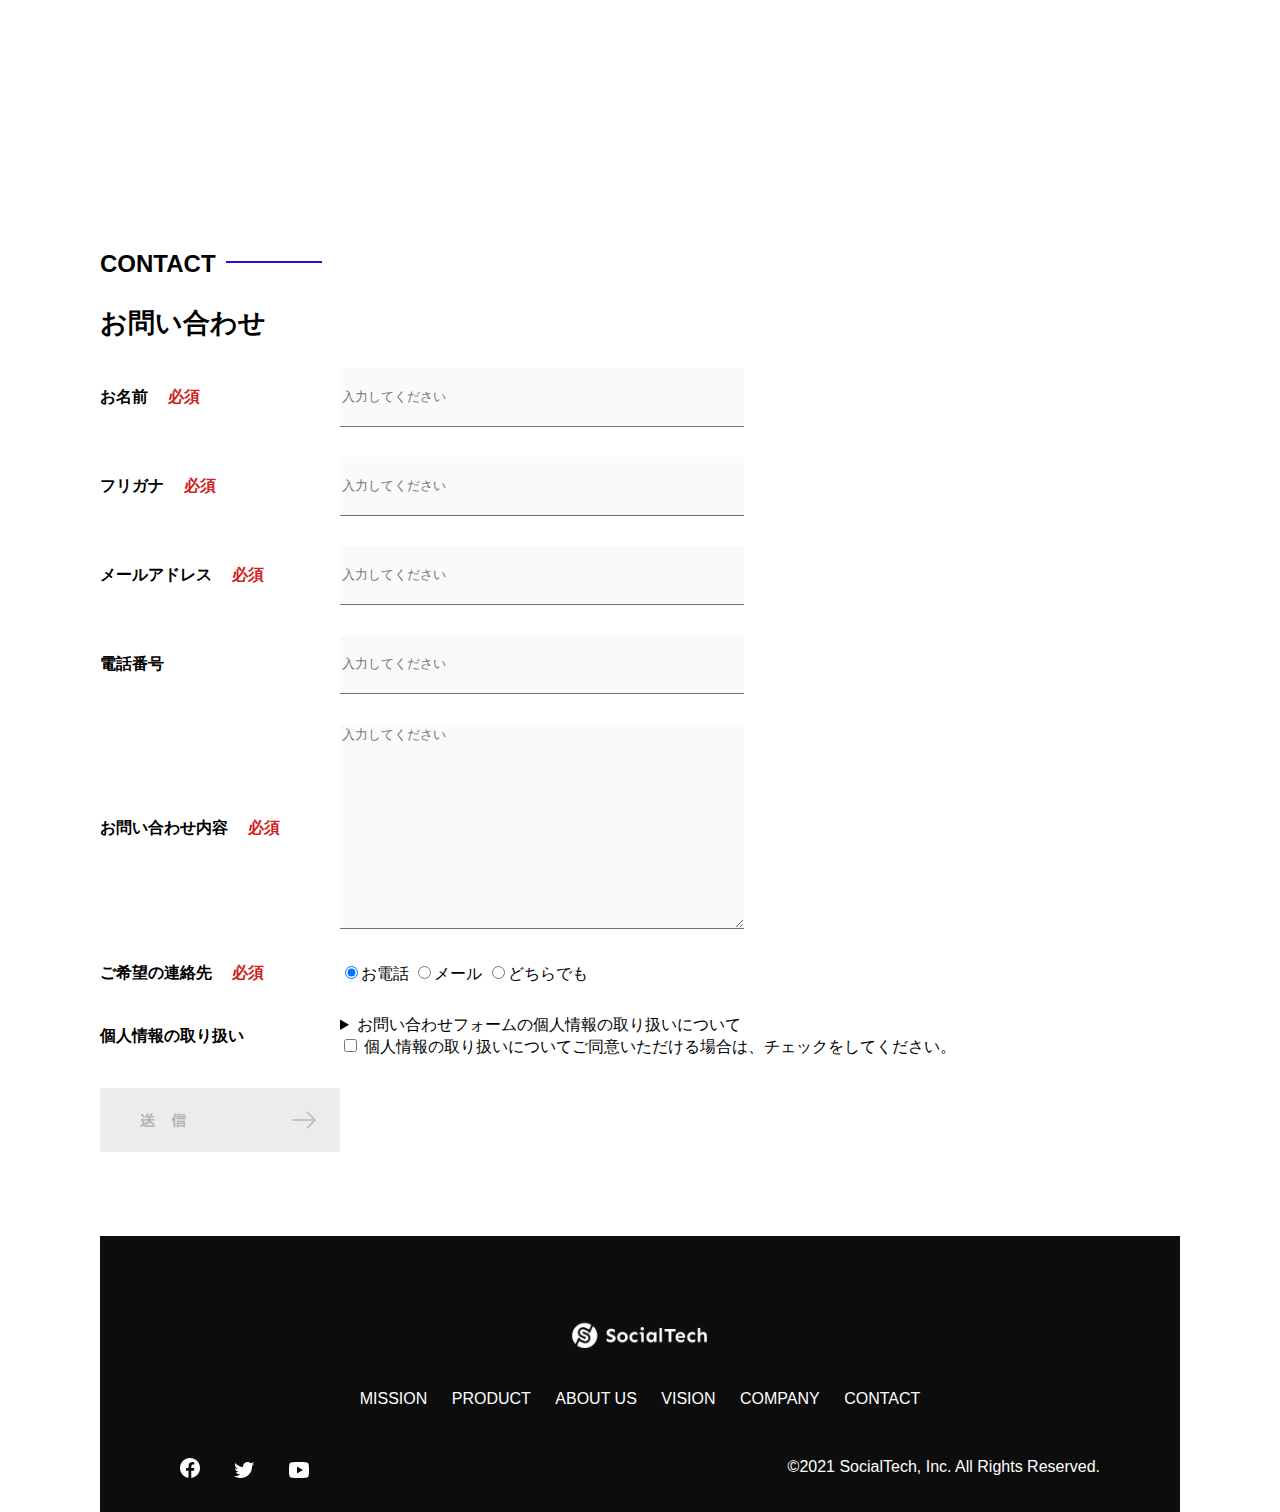
<file: kadai_tutorial_output/index.html>
<!DOCTYPE html>
<html>
  <head>
    <title>SocialTech</title>
    <meta charset="UTF-8" />
    <meta
      name="description"
      content="SocialTechはEdTech業界のリーディングカンパニーを目指します。"
    />
    <meta name="viewport" content="width=device-width, initial-scale=1.0" />
    <link rel="stylesheet" href="style.css" />
  </head>
  <body>
    <!-- ヘッダー -->
    <header>
      <!-- ロゴ -->
      <a href="index.html" id="logo"
        ><img src="images/logo.png" alt="トップページに戻る"
      /></a>

      <!-- PC用ナビゲーション -->
      <nav id="nav-pc">
        <a href="mission.html">MISSION</a>
        <a href="product.html">PRODUCT</a>
        <a href="index.html#aboutus">ABOUT US</a>
        <a href="index.html#vision">VISION</a>
        <a href="index.html#company">COMPANY</a>
        <a href="index.html#contact">CONTACT</a>
      </nav>
      <!-- スマホ用メニューボタン -->
      <img id="menu-sp" src="images/button-menu.png" alt="ナビゲーションを開く" onclick="document.getElementById('nav-sp').style.display = 'block'">
      <!-- スマホ用ナビゲーション -->
      <nav id="nav-sp">
        <img id="close" src="images/button-close.png" alt="ナビゲーションを閉じる" onclick="document.getElementById('nav-sp').style.display = 'none'">
        <a id="logo-sp" href="index.html" onclick="document.getElementById('nav-sp').style.display = 'none'"><img src="images/logo-sp.png" alt="トップページに戻る"></a>
        <a class="menu" href="mission.html" onclick="document.getElementById('nav-sp').style.display = 'none'">MISSION</a>
        <a class="menu" href="product.html" onclick="document.getElementById('nav-sp').style.display = 'none'">PRODUCT</a>
        <a class="menu" href="index.html#abouts" onclick="document.getElementById('nav-sp').style.display = 'none'">ABOUT US</a>
        <a class="menu" href="index.html#vision" onclick="document.getElementById('nav-sp').style.display = 'none'">VISION</a>
        <a class="menu" href="index.html#company" onclick="document.getElementById('nav-sp').style.display = 'none'">COMPANY</a>
        <a class="menu" href="index.html#contact" onclick="document.getElementById('nav-sp').style.display = 'none'">CONTACT</a>
        <div id="sns">
          <a href="https://www.facebook.com/sejuku2013"><img src="images/button-facebook.png" alt="Facebookのリンク"></a>
          <a href="https://twitter.com/samuraijuku"><img src="images/button-twitter.png" alt="Twitterのリンク"></a>
          <a href="https://www.youtube.com/channel/UCCFOQO5aDK0xXam4cUQXT8g"><img src="images/button-youtube.png" alt="YouTubeのリンク"></a>
        </div>

      </nav>

    </header>
    <main>
      <article>
        <!-- メインビジュアル -->
        <section id="main-visual">
          <div id="main-message">
            <h1>WORLD PEACE</h1>
            <p>IT教育で世界平和を実現する</p>
          </div>
          <img
            src="images/index/index-main.png"
            alt="PCの周りに集まる多国籍の仲間たち"
          />
        </section>
        <!--ミッション-->
        <section id="mission">
          <h2 class="index-h2">MISSION</h2>
          <div id="mission-flex">
            <div>
              <img
                id="mission-photo"
                src="images/index/index-mission.png"
                alt="屋外のベンチで写真を撮影する多国籍の仲間たち"
              />
              <h3>世界平和の実現</h3>
              <p>
                人類の悲願である世界平和。世界平和を脅かす様々な社会問題を解決するためには、イノベーションをどんどん起こしていく必要があります。SocialTechは、プログラミング教育を通してイノベーターを輩出することで、世界平和という大きなテーマに挑んでいきます。
              </p>
            </div>
            <div>
              <img id="s2dgs" src="images/index/s2dgs.png" alt="S2DGs" />
              <h3>S2DGsの実現</h3>
              <p>
                国連が掲げる「Sustainable Development
                Goals（持続可能な開発目標）」に含まれる17つのグローバル目標のうち、以下の5つの目標の実現をミッションとしてサービスを展開しています。
              </p>
              <a href="mission.html">
                <img src="images/button-more.png" alt="もっとみる" />
              </a>
            </div>
          </div>
        </section>
        <!-- プロダクト -->
        <section id="product">
          <h2 class="index-h2">PRODUCT</h2>
          <div>
            <div id="product-left">
              <div>
                <img
                  class="product-photo"
                  src="images/index/index-mantoman.png"
                  alt="PCでコードを書く男性"
                />
                <div class="product-explain">
                  <span>MAN TO MAN</span>
                  <h3>プログラミング教育</h3>
                  <p>
                    2013年より日本で唯一の専属講師によるマンツーマンのプログラミングレッスンを開始。AI/人工知能やウェブデザインの学習も可能です。
                  </p>
                </div>
              </div>
              <div>
                <img
                  class="product-photo"
                  src="images/index/index-career.png"
                  alt="笑顔で話し合う2人の男性"
                />
                <div class="product-explain">
                  <span>CAREER</span>
                  <h3>人材紹介事業</h3>
                  <p>
                    エンジニアへの転職に特化した履歴書や職務経歴書のアドバイスや面接対策を行い、豊富な求人の中から最適なキャリア選択を支援します。
                  </p>
                </div>
              </div>
            </div>
            <div id="product-right">
              <div>
                <img
                  class="product-photo"
                  src="images/index/index-media.png"
                  alt="スマートフォンを操作する人"
                />
                <div class="product-explain">
                  <span>MEDIA</span>
                  <h3>プログラミング学習メディア</h3>
                  <p>
                    月間200万人に読まれる日本最大級のプログラミング学習サイト「SocialTech
                    Blog」やYouTubeチャンネルにて学習情報を発信しています。
                  </p>
                </div>
              </div>
              <div>
                <img
                  class="product-photo"
                  src="images/index/index-b2b.png"
                  alt="講演中の男性とそれを聴く人々"
                />
                <div class="product-explain">
                  <span>B2B</span>
                  <h3>法人研修事業</h3>
                  <p>
                    社員のスキルアップ・資格取得・福利厚生を目的としたプログラミング法人研修。貴社の事業モデルに合わせた研修内容の提案を致します。
                  </p>
                </div>
              </div>
            </div>
          </div>
          <div>
            <a id="product-more" href="product.html">
              <img src="images/button-more.png" alt="もっとみる" />
            </a>
          </div>
        </section>
        <!---ABOUT US-->
        <section id="aboutus">
          <h2 class="index-h2">ABOUT US</h2>
          <h3>3つの組織文化</h3>
          <div>
            <table class="culture-table">
              <tr>
                <td>
                  <span class="culture-num">01</span>
                </td>
                <td>
                  <span class="culture-en">FLEXIBLE</span>
                  <span class="culture-jp">フレキシブル</span>
                </td>
              </tr>
              <tr>
                <td>
                  <!--空のセル-->
                </td>
                <td>
                  <p class="culture-description">
                    リモートワーク、フルフレックス、複業推奨など1人1人が最大限のパフォーマンスを発揮できる柔軟な働き方を促進しています。
                  </p>
                </td>
              </tr>
              <tr>
                <td>
                  <span class="culture-num">02</span>
                </td>
                <td>
                  <span class="culture-en">TEAL</span>
                  <span class="culture-jp">ティール</span>
                </td>
              </tr>
              <tr>
                <td>
                  <!--空のセル-->
                </td>
                <td>
                  <p class="culture-description">
                    会社全体を1つの生命体として捉え、お互いが深く結びついた一階層型
                    組織として部署・チーム関係なく課題解決をできる組織を目指しています。
                  </p>
                </td>
              </tr>
              <tr>
                <td>
                  <span class="culture-num">03</span>
                </td>
                <td>
                  <span class="culture-en">SELF REALIZATION</span>
                  <span class="culture-jp">自己実現</span>
                </td>
              </tr>
              <tr>
                <td>
                  <!--空のセル-->
                </td>
                <td>
                  <p class="culture-description">
                    クオーター毎に経営・部署・個人ごとにOKRを設定し個人のキャリアと
                    会社の目指す方向の軌道修正を行っております。
                  </p>
                </td>
              </tr>
            </table>
            <img
              class="culture-img"
              src="images/index/index-aboutus1.png"
              alt="笑顔で話し合う2人の女性"
            />
          </div>
          <img
            class="culture-img2"
            src="images/index/index-aboutus2.png"
            alt="笑顔で話し合う3人の男女"
          />
        </section>
        <!-- VISION -->
        <section id="vision">
          <h2 class="index-h2">VISION</h2>
          <h3>7つの行動指針</h3>
          <div>
            <div class="vision-box">
              <img src="images/index/vision-01.png" alt="01" />
              <span>
                <h4>CUSTOMER IS BOSS</h4>
                <h5>あなたのボスは顧客である</h5>
                <p>
                  私たちは常にお客様志向で行動し、お客様を喜ばせ、期待値を超えた感動を提供することを大切にします。
                </p>
              </span>
            </div>
            <div class="vision-box">
              <img src="images/index/vision-02.png" alt="02" />
              <span>
                <h4>MOVE FAST</h4>
                <h5>早さは価値</h5>
                <p>
                  素早く試し、素早く実行することで新しい気付きや発見を見つけていきます。
                </p>
              </span>
            </div>
            <div class="vision-box">
              <img src="images/index/vision-03.png" alt="03" />
              <span>
                <h4>IMPACT DRIVEN</h4>
                <h5>作業するのは仕事ではない</h5>
                <p>
                  問題から考え、成果とは何かを考え続け、インパクトのある成果を生むために仕事をしていきます。
                </p>
              </span>
            </div>
            <div class="vision-box">
              <img src="images/index/vision-04.png" alt="04" />
              <span>
                <h4>SAVE TIME, SAVE MONEY</h4>
                <h5>浪費は命取りになる</h5>
                <p>
                  少ないコストでできる方法を考えます。お金だけでなく、人の時間をいただいている自覚を持ち、あらゆるリソースを有意義に活用します。
                </p>
              </span>
            </div>
            <div class="vision-box">
              <img src="images/index/vision-05.png" alt="05" />
              <span>
                <h4>BE GENTLE</h4>
                <h5>「優しくない」をなくす</h5>
                <p>
                  社会をすこしずつ優しくしていきます。自分、家族、同僚、顧客、他人、全ての人に優しくいることを心がけます。
                </p>
              </span>
            </div>
            <div class="vision-box">
              <img src="images/index/vision-06.png" alt="06" />
              <span>
                <h4>ABC</h4>
                <h5>当たり前の事をバカにせずにちゃんとやる</h5>
                <p>
                  礼儀、健康、嘘をつかない。当たり前の事が出来ているかを常に自問し、当たり前の基準を高く持って行動します。
                </p>
              </span>
            </div>
            <div class="vision-box">
              <img src="images/index/vision-07.png" alt="07" />
              <span>
                <h4>ZTI</h4>
                <h5>絶対的当事者意識</h5>
                <p>
                  役職や役割に応じた相対的な当事者意識ではなく、自身の身で起こることすべてに対する絶対的な当事者意識を持ちます。
                </p>
              </span>
            </div>
          </div>
        </section>
        <!-- CASES -->
        <section id="cases">
          <h2 class="index-h2">CASES</h2>
          <ul>
            <li class="case-card">
              <img class="case-img" src="images/index/case-1.png" alt="仲良く語り合う3人">
              <div class="case-info">
                <h3 class="case-name">〇〇〇〇株式会社様</h3>
                <p class="case-content">新規プロジェクトでのIT人材サポート</p>
              </div>
            </li>
            <li class="case-card">
              <img class="case-img" src="images/index/case-2.png" alt="PCでコンテンツを見る">
              <div class="case-info">
                <h3 class="case-name">合弁会社△△△△様</h3>
                <p class="case-content">新卒研修での個人学習コンテンツの活用</p>
              </div>
            </li>
            <li class="case-card">
              <img class="case-img" src="images/index/case-3.png" alt="社内研修中の会議室">
              <div class="case-info">
                <h3 class="case-name">●●●●工業様</h3>
                <p class="case-content">新規導入アプリケーションの利用促進、定期社内研修の実施</p>
              </div>
            </li>
          </ul>
        </section>

        <!-- COMPANY -->
        <section id="company">
          <h2 class="index-h2">COMPANY</h2>
          <h3>会社概要</h3>
          <table id="company-table">
            <tr>
              <th class="tableheader-first">会社名</th>
              <td class="cell-first">株式会社SocialTech</td>
            </tr>
            <tr>
              <th class="tableheader">所在地</th>
              <td class="cell">
                〒150-0043 東京都渋谷区道玄坂2丁目11-1 Gスクエア渋谷道玄坂4F<br />JR山手線「渋谷駅」より徒歩3分
              </td>
            </tr>
            <tr>
              <th class="tableheader">代表者</th>
              <td class="cell">代表取締役 田中 太郎</td>
            </tr>
            <tr>
              <th class="tableheader">設立</th>
              <td class="cell">2015年3月19日</td>
            </tr>
          </table>
          <iframe
            src="https://www.google.com/maps/embed?pb=!1m18!1m12!1m3!1d3241.7759544892483!2d139.69399665123464!3d35.65789123876098!2m3!1f0!2f0!3f0!3m2!1i1024!2i768!4f13.1!3m3!1m2!1s0x60188caa0042e8d1%3A0xba130bea826a7aa2!2z44CSMTUwLTAwNDMg5p2x5Lqs6YO95riL6LC35Yy66YGT546E5Z2C77yS5LiB55uu77yR77yR4oiS77yR!5e0!3m2!1sja!2sjp!4v1636872991912!5m2!1sja!2sjp"
            style="border: 0"
            allowfullscreen=""
            loading="lazy"
          >
          </iframe>
        </section>
        <!-- お問い合わせフォーム -->
        <section id="contact">
          <h2 class="index-h2">CONTACT</h2>
          <h3>お問い合わせ</h3>
          <form>
            <div>
              <div class="contact-heading">
                <label class="contact-label"
                  >お名前<span class="contact-span">必須</span></label
                >
              </div>
              <div class="contact-form">
                <input
                  type="text"
                  name="name"
                  placeholder="入力してください"
                  class="contact-textbox"
                />
              </div>
            </div>
            <div>
              <div class="contact-heading">
                <label class="contact-label"
                  >フリガナ<span class="contact-span">必須</span></label
                >
              </div>
              <div>
                <input
                  type="text"
                  name="hurigana"
                  placeholder="入力してください"
                  class="contact-textbox"
                />
              </div>
            </div>
            <div>
              <div class="contact-heading">
                <label class="contact-label"
                  >メールアドレス<span class="contact-span">必須</span></label
                >
              </div>
              <div>
                <input
                  type="text"
                  name="email"
                  placeholder="入力してください"
                  class="contact-textbox"
                />
              </div>
            </div>
            <div>
              <div class="contact-heading">
                <label class="contact-label">電話番号</label>
              </div>
              <div>
                <input
                  type="text"
                  name="tel"
                  placeholder="入力してください"
                  class="contact-textbox"
                />
              </div>
            </div>
            <div>
              <div class="contact-heading">
                <label class="contact-label"
                  >お問い合わせ内容<span class="contact-span">必須</span></label
                >
              </div>
              <div>
                <textarea
                  class="contact-textarea"
                  placeholder="入力してください"
                  name="message"
                ></textarea>
              </div>
            </div>
            <div>
              <div class="contact-heading">
                <label class="contact-label"
                  >ご希望の連絡先<span class="contact-span">必須</span></label
                >
              </div>
              <div>
                <input
                  class="radiobutton"
                  type="radio"
                  value="tel"
                  name="contact"
                  checked
                /><label>お電話</label>
                <input
                  class="radiobutton"
                  type="radio"
                  value="mail"
                  name="contact"
                /><label>メール</label>
                <input
                  class="radiobutton"
                  type="radio"
                  value="both"
                  name="contact"
                /><label>どちらでも</label>
              </div>
            </div>
            <div>
              <div class="contact-heading">
                <label class="contact-label">個人情報の取り扱い</label>
              </div>
              <div>
                <details>
                  <summary>
                    お問い合わせフォームの個人情報の取り扱いについて
                  </summary>
                  <div>
                    <span>１．組織の名称又は氏名</span><br />
                    株式会社SocialTech<br /><br />
                    <span
                      >２．個人情報保護管理者（若しくはその代理人）の氏名又は職名、所属及び連絡先
                      鈴木 一郎 コーポレート部</span
                    ><br />
                    メールアドレス：support@socialtech.net<br />
                    TEL：03-xxxx-xxxx<br />
                    <span>３．個人情報の利用目的</span><br />
                    ・本サービス及び本サービスに関連する情報の提供又はそれらに関する連絡のため<br />
                    ・ユーザーの本人確認のため<br />
                    ・当社サービスのご案内のため<br />
                    ・当社の商品等の広告または宣伝（電子メールによるものを含むものとします。）<br /><br />
                    <span>４．個人情報の取り扱い業務の委託</span><br />
                    個人情報の取扱業務の全部または一部を外部に業務委託する場合があります。<br />
                    その際、弊社は、個人情報を適切に保護できる管理体制を敷き実行していることを条件として<br />
                    委託先を厳選したうえで、機密保持契約を委託先と締結し、お客様の個人情報を厳密に管理させます。<br /><br />
                    <span>５．個人情報の開示等の請求</span><br />
                    お客様は、弊社に対してご自身の個人情報の開示等（利用目的の通知、開示、内容の訂正・追加・削除、利用の停止または消去、第三者への提供の停止）に関して、当社問合わせ窓口に申し出ることができます。<br />
                    その際、弊社はお客様ご本人を確認させていただいたうえで、合理的な期間内に対応いたします。<br /><br />
                    なお、個人情報に関する弊社問合わせ先は、次の通りです。<br /><br />
                    株式会社SocialTech　個人情報問合せ窓口<br />
                    〒150-0043　東京都渋谷区道玄坂2丁目11-1 Ｇスクエア渋谷道玄坂
                    4F<br />
                    メールアドレス：support@socialtech.net　TEL：03-xxxx-xxxx<br /><br />
                    <span>６．個人情報を提供されることの任意性について</span
                    ><br /><br />
                    お客様がご自身の個人情報を弊社に提供されるか否かは、お客様のご判断によりますが、もしご提供されない場合には、適切なサービスが提供できない場合がありますので予めご了承ください。
                  </div>
                </details>
                <input type="checkbox" name="agree" />
                <span
                  >個人情報の取り扱いについてご同意いただける場合は、チェックをしてください。</span
                >
              </div>
            </div>
            <input
              type="image"
              value="Submit"
              src="images/button-submit.png"
              alt="送信する"
            />
          </form>
        </section>
      </article>
      <footer>
        <div id="footer-logo">
          <img src="images/logo-sp.png" alt="SocialTech" />
        </div>
        <div id="footer-link">
          <a href="mission.html">MISSION</a>
          <a href="product.html">PRODUCT</a>
          <a href="index.html#aboutus">ABOUT US</a>
          <a href="index.html#vision">VISION</a>
          <a href="index.html#company">COMPANY</a>
          <a href="index.html#contact">CONTACT</a>
        </div>
        <div id="sns-footer">
          <a href="https://www.facebook.com/sejuku2013"
            ><img src="images/button-facebook.png" alt="Facebookのリンク"
          /></a>
          <a href="https://twitter.com/samuraijuku"
            ><img src="images/button-twitter.png" alt="Twitterのリンク"
          /></a>
          <a href="https://www.youtube.com/channel/UCCFOQO5aDK0xXam4cUQXT8g"
            ><img src="images/button-youtube.png" alt="YouTubeのリンク"
          /></a>
          <span id="copyright"
            >&copy;2021 SocialTech, Inc. All Rights Reserved.
          </span>
        </div>
      </footer>
    </main>
  </body>
</html>
</file>
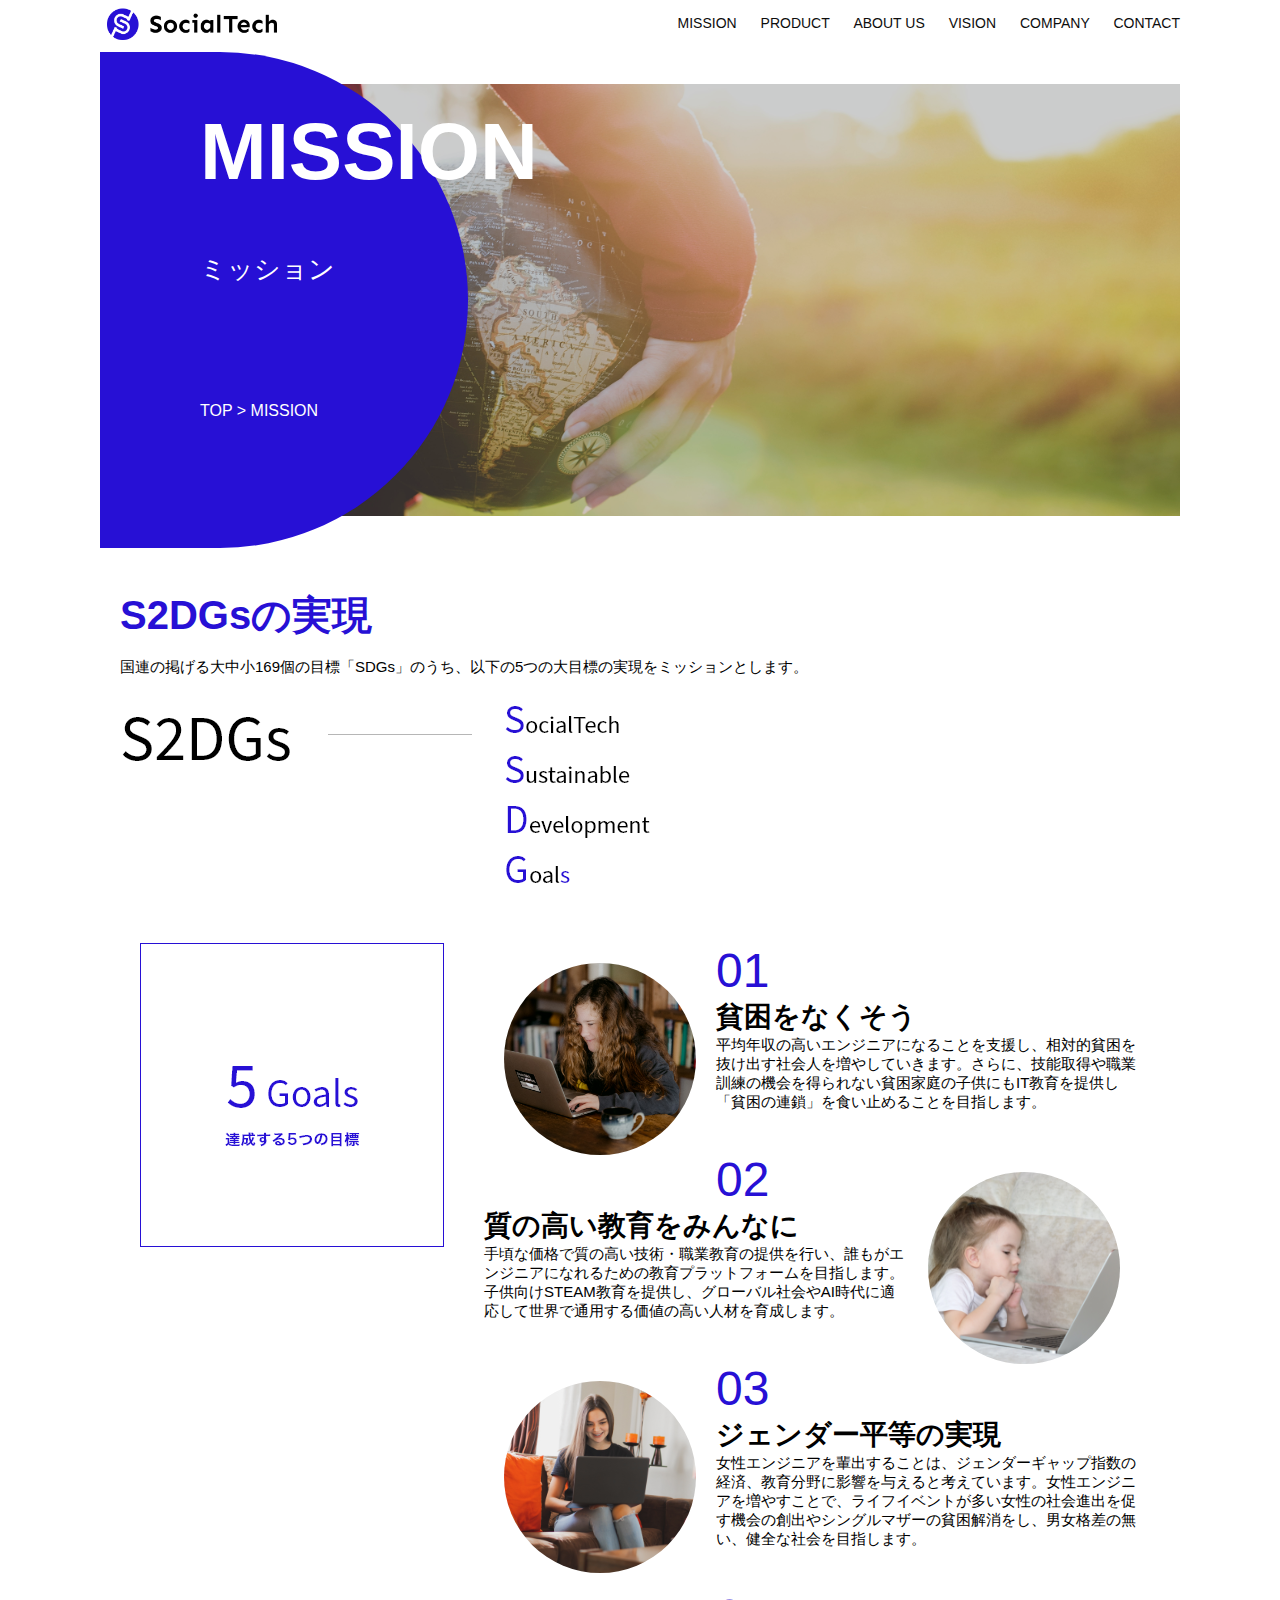
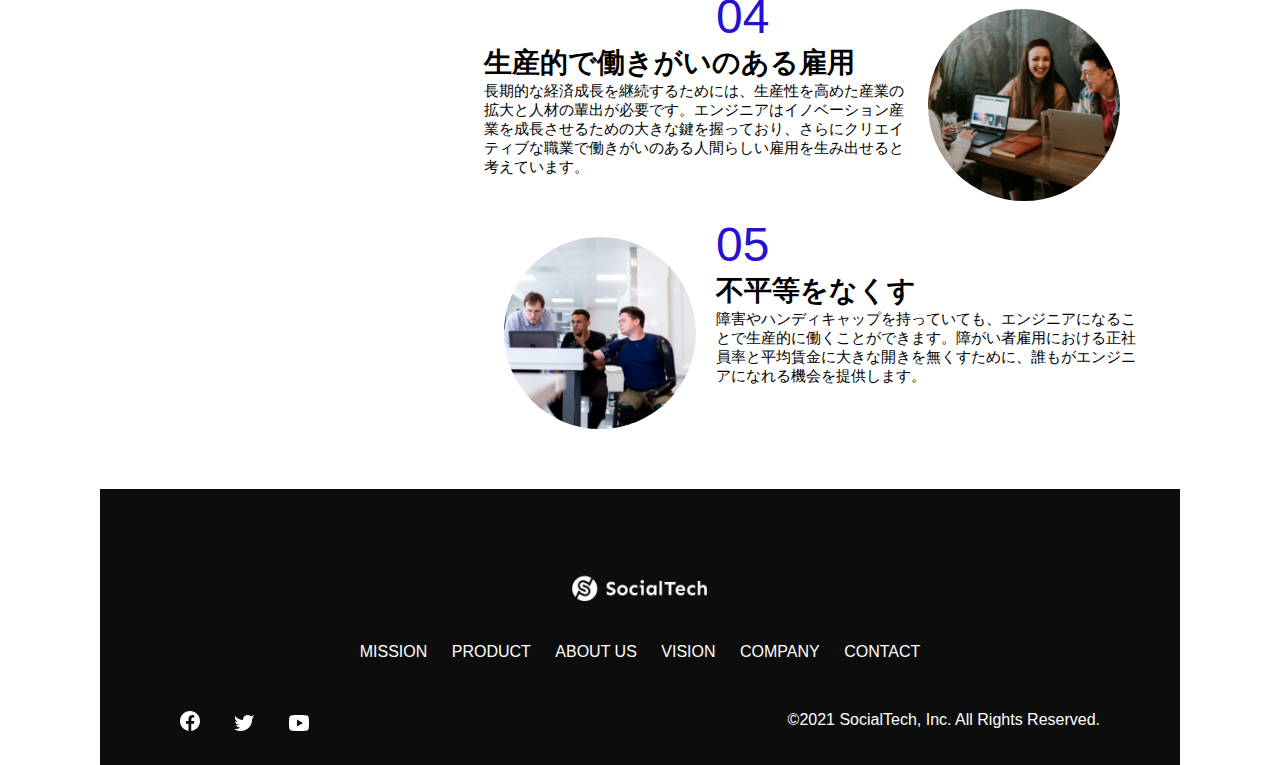
<file: kadai_tutorial_output/mission.html>
<!DOCTYPE html>
<html>
    <head>
        <title>SocialTech - MISSION ミッション -</title>
        <meta charset="utf-8">
        <meta name="description" content="SocialTechが目指す5つの目標（S2DGs）を紹介します">
        <meta name="viewport" content="width-device-width", initial-scale="1.0">
        <link rel="stylesheet" href="style.css">
    </head>

    <body>
        <!-- ヘッダー -->
        <header>
            <!-- ロゴ -->
            <a href="index.html" id="logo"><img src="images/logo.png" alt="トップページに戻る"></a>

            <!-- PC用ナビゲーション -->
            <nav id="nav-pc">
                <a href="mission.html">MISSION</a>
                <a href="product.html">PRODUCT</a>
                <a href="index.html#aboutus">ABOUT US</a>
                <a href="index.html#vision">VISION</a>
                <a href="index.html#company">COMPANY</a>
                <a href="index.html#contact">CONTACT</a>
            </nav>

            <!-- スマホ用メニューボタン -->
            <img id="menu-sp" src="images/button-menu.png" alt="ナビゲーションを開く" onclick="document.getElementById('nav-sp').style.display = 'block'">

            <!-- スマホ用ナビゲーション -->
            <nav id="nav-sp">
                <img id="close" src="images/button-close.png" alt="ナビゲーションを閉じる" onclick="document.getElementById('nav-sp').style.display = 'none'">
                <a id="logo-sp" href="index.html" onclick="document.getElementById('nav-sp').style.display = 'none'"><img src="images/logo-sp.png" alt="トップページに戻る"></a>
                <a class="menu" href="mission.html" onclick="document.getElementById('nav-sp').style.display = 'none'">MISSION</a>
                <a class="menu" href="product.html" onclick="document.getElementById('nav-sp').style.display = 'none'">PRODUCT</a>
                <a class="menu" href="index.html#aboutus" onclick="document.getElementById('nav-sp').style.display = 'none'">ABOUT US</a>
                <a class="menu" href="index.html#vision" onclick="document.getElementById('nav-sp').style.display = 'none'">VISION</a>
                <a class="menu" href="index.html#company" onclick="document.getElementById('nav-sp').style.display = 'none'">COMPANY</a>
                <a class="menu" href="index.html#contact" onclick="document.getElementById('nav-sp').style.display = 'none'">CONTACT</a>
                <div id="sns">
                    <a href="https://www.facebook.com/sejuku2013"><img src="images/button-facebook.png" alt="Facebookのリンク"></a>
                    <a href="https://twitter.com/samuraijuku"><img src="images/button-twitter.png" alt="Twitterのリンク"></a>
                    <a href="https://www.youtube.com/channel/UCCFOQO5aDK0xXam4cUQXT8g"><img src="images/button-youtube.png" alt="YouTubeのリンク"></a>
                </div>
            </nav>
        </header>
        <main>
            <article>
                <section id="mission-main">
                    <div id="mission-title">
                        <h1>MISSION</h1>
                        <span>ミッション</span>
                        <div>TOP > MISSION</div>
                    </div>
                </section>
                <section id="mission-s2dgs">
                    <h2 class="mission-h2">S2DGsの実現</h2>
                    <p>国連の掲げる大中小169個の目標「SDGs」のうち、以下の5つの大目標の実現をミッションとします。</p>
                    <img src="images/mission/mission-s2dgs.png" alt="S2DGs">
                </section>
                <section id="mission-5goals">
                    <div>
                        <img id="s2dgs-image" src="images/mission/mission-5goals.png" alt="5Goals">
                    </div>
                    <div>
                    <div>
                        <img class="fivegoals-image-left" src="images/mission/mission-5goals01.png" alt="PCを操作する女の子">
                        <span class="fivegoals-number">01</span>
                        <h3 class="fivegoals-h3">貧困をなくそう</h3>
                        <p class="fivegoals-p">
                            平均年収の高いエンジニアになることを支援し、相対的貧困を抜け出す社会人を増やしていきます。さらに、技能取得や職業訓練の機会を得られない貧困家庭の子供にもIT教育を提供し「貧困の連鎖」を食い止めることを目指します。
                        </p>
                    </div>

                    <div>
                        <img class="fivegoals-image-right" src="images/mission/mission-5goals02.png" alt="PCを見つめる小さい女の子">
                        <span class="fivegoals-number">02</span>
                        <h3 class="fivegoals-h3">質の高い教育をみんなに</h3>
                        <p class="fivegoals-p">
                            手頃な価格で質の高い技術・職業教育の提供を行い、誰もがエンジニアになれるための教育プラットフォームを目指します。子供向けSTEAM教育を提供し、グローバル社会やAI時代に適応して世界で通用する価値の高い人材を育成します。
                        </p>
                    </div>
                    <div>
                        <img class="fivegoals-image-left" src="images/mission/mission-5goals03.png" alt="PCを操作する女性">
                        <span class="fivegoals-number">03</span>
                        <h3 class="fivegoals-h3">ジェンダー平等の実現</h3>
                        <p class="fivegoals-p">
                            女性エンジニアを輩出することは、ジェンダーギャップ指数の経済、教育分野に影響を与えると考えています。女性エンジニアを増やすことで、ライフイベントが多い女性の社会進出を促す機会の創出やシングルマザーの貧困解消をし、男女格差の無い、健全な社会を目指します。
                        </p>
                    </div>

                    <div>
                        <img class="fivegoals-image-right" src="images/mission/mission-5goals04.png" alt="笑顔で話し合う3人の男女">
                        <span class="fivegoals-number">04</span>
                        <h3 class="fivegoals-h3">生産的で働きがいのある雇用</h3>
                        <p class="fivegoals-p">
                            長期的な経済成長を継続するためには、生産性を高めた産業の拡大と人材の輩出が必要です。エンジニアはイノベーション産業を成長させるための大きな鍵を握っており、さらにクリエイティブな職業で働きがいのある人間らしい雇用を生み出せると考えています。
                        </p>
                    </div>
                    <div>
                        <img class="fivegoals-image-left" src="images/mission/mission-5goals05.png" alt="障害を持つ男性が生き生きと働く様子">
                        <span class="fivegoals-number">05</span>
                        <h3 class="fivegoals-h3">不平等をなくす</h3>
                        <p class="fivegoals-p">
                            障害やハンディキャップを持っていても、エンジニアになることで生産的に働くことができます。障がい者雇用における正社員率と平均賃金に大きな開きを無くすために、誰もがエンジニアになれる機会を提供します。
                        </p>
                    </div>
                </div>

                    


                </section>
                

            </article>
            <footer>
                <div id="footer-logo">
                    <img src="images/logo-sp.png" alt="SocialTech">
                </div>
                <div id="footer-link">
                    <a href="mission.html">MISSION</a>
                    <a href="product.html">PRODUCT</a>
                    <a href="index.html#aboutus">ABOUT US</a>
                    <a href="index.html#vision">VISION</a>
                    <a href="index.html#company">COMPANY</a>
                    <a href="index.html#contact">CONTACT</a>
                </div>
                <div id="sns-footer">
                    <a href="https://www.facebook.com/sejuku2013"><img src="images/button-facebook.png" alt="Facebookのリンク"></a>
                    <a href="https://twitter.com/samuraijuku"><img src="images/button-twitter.png" alt="Twitterのリンク"></a>
                    <a href="https://www.youtube.com/channel/UCCFOQO5aDK0xXam4cUQXT8g"><img src="images/button-youtube.png" alt="YouTubeのリンク"></a>
                    <span id="copyright">&copy;2021 SocialTech, Inc. All Rights Reserved.</span>
                </div>
            </footer>
        </main>
    </body>

</html>
</file>
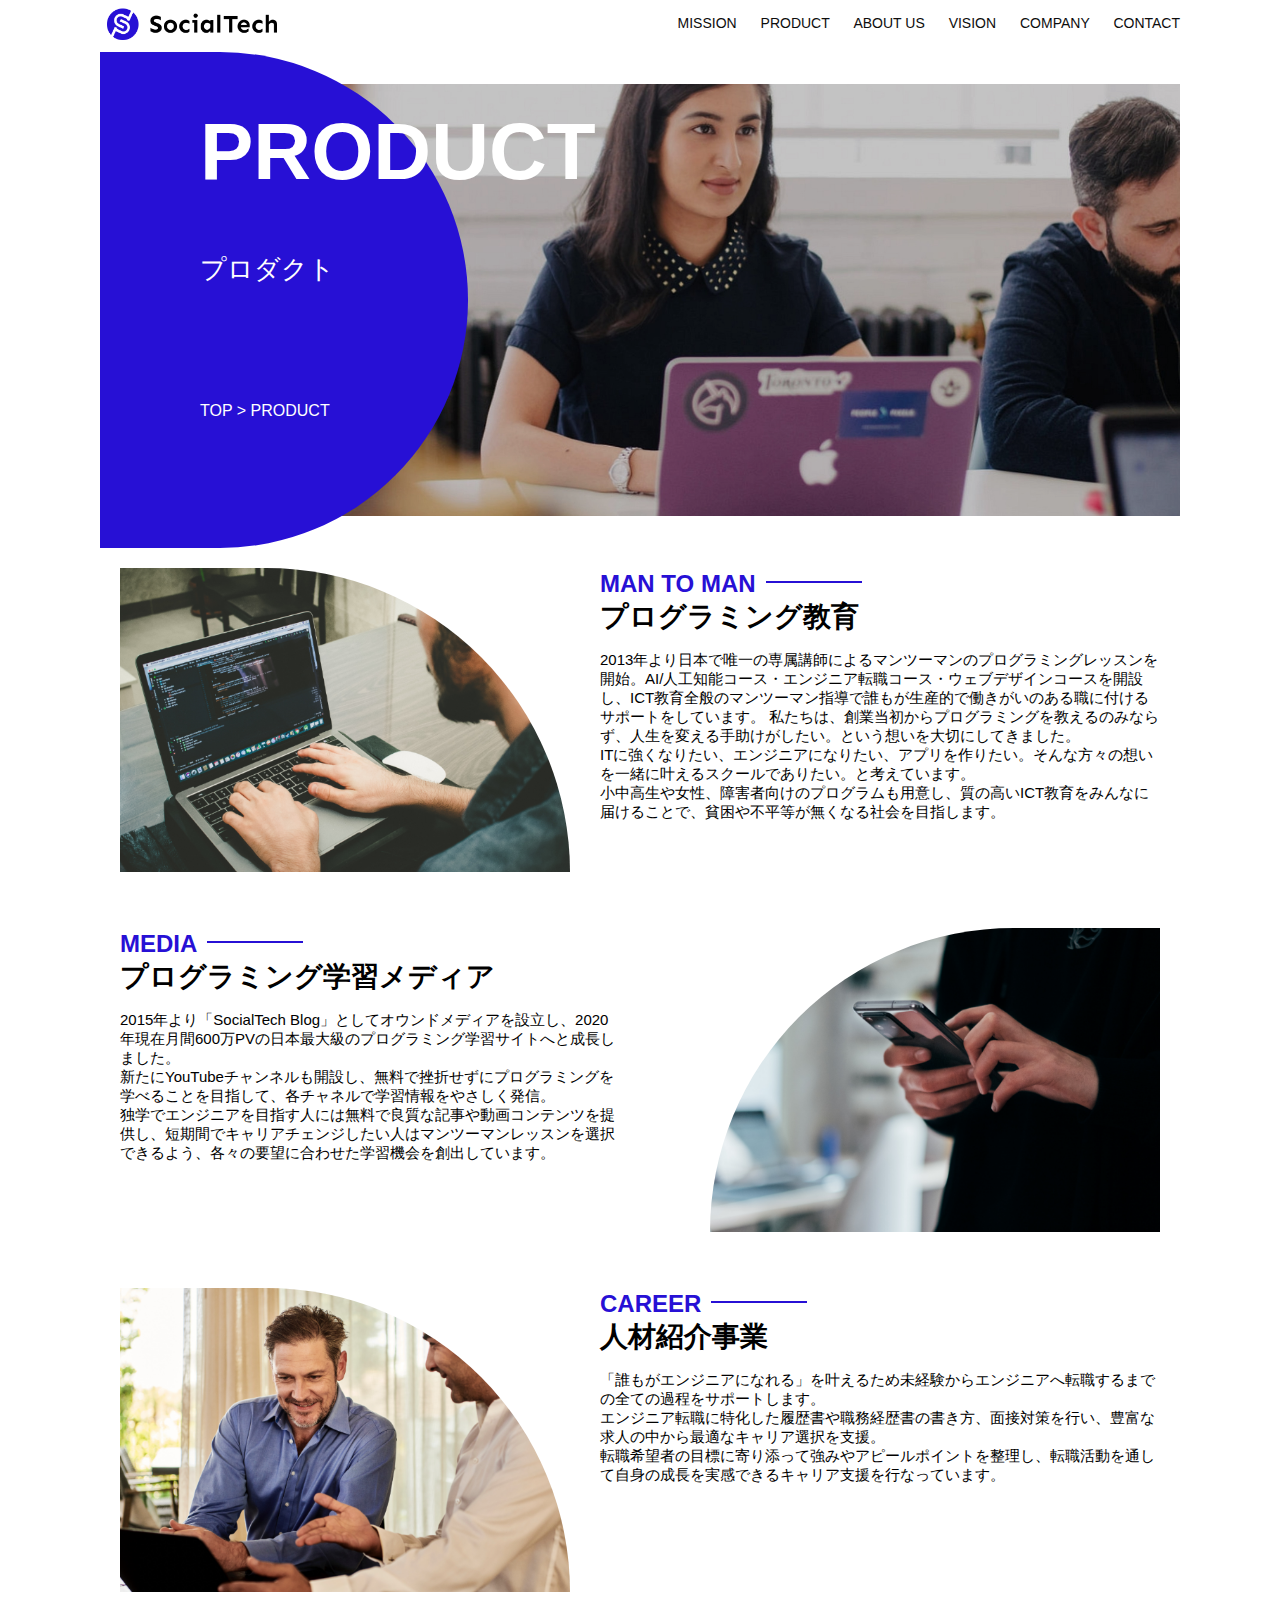
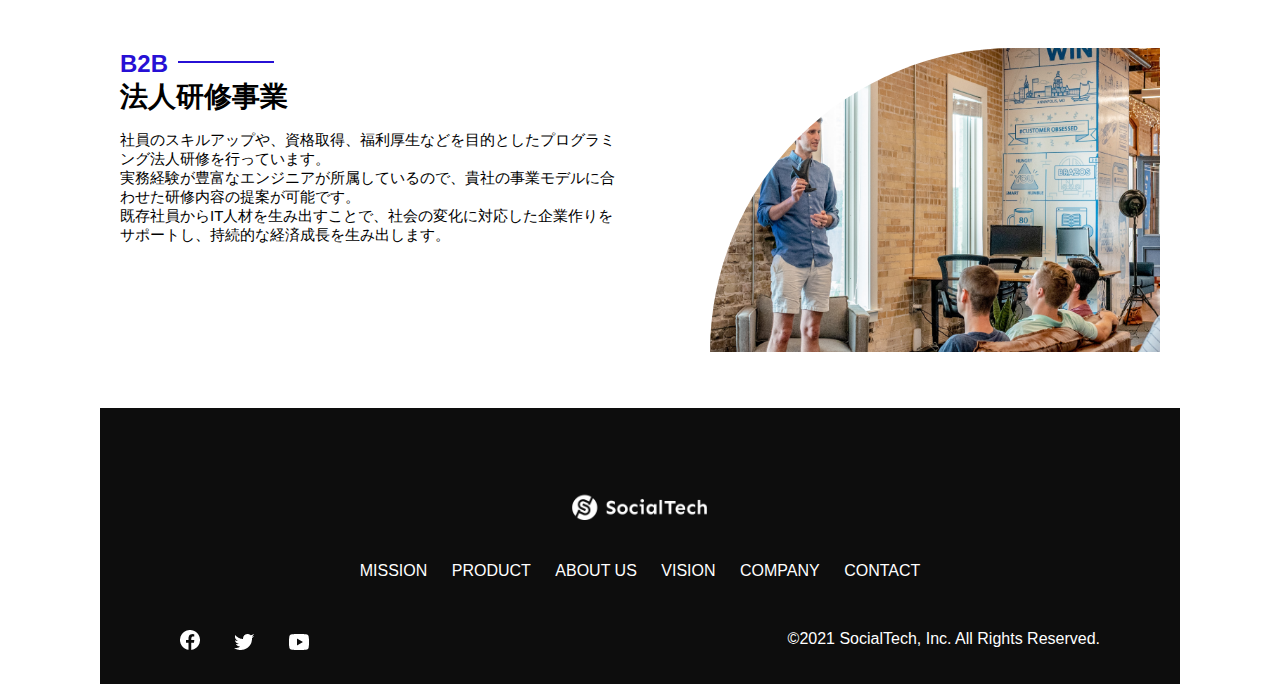
<file: kadai_tutorial_output/product.html>
<!DOCTYPE html>
<html>
    <head>
        <title>SocialTech -PRIDUCT プロダクト-</title>
        <meta charset="utf-8">
        <meta name="description" content="SocialTechの4つのプロダクトを紹介します">
        <meta name="viewport" content="width-device-width", initial-scale="1.0">
        <link rel="stylesheet" href="style.css">
    </head>

    <body>
        <!-- ヘッダー -->
        <header>
            <!-- ロゴ -->
            <a href="index.html" id="logo"><img src="images/logo.png" alt="トップページに戻る"></a>

            <!-- PC用ナビゲーション -->
            <nav id="nav-pc">
                <a href="mission.html">MISSION</a>
                <a href="product.html">PRODUCT</a>
                <a href="index.html#aboutus">ABOUT US</a>
                <a href="index.html#vision">VISION</a>
                <a href="index.html#company">COMPANY</a>
                <a href="index.html#contact">CONTACT</a>
            </nav>

            <!-- スマホ用メニューボタン -->
            <img id="menu-sp" src="images/button-menu.png" alt="ナビゲーションを開く" onclick="document.getElementById('nav-sp').style.display = 'block'">

            <!-- スマホ用ナビゲーション -->
            <nav id="nav-sp">
                <img id="close" src="images/button-close.png" alt="ナビゲーションを閉じる" onclick="document.getElementById('nav-sp').style.display = 'none'">
                <a id="logo-sp" href="index.html" onclick="document.getElementById('nav-sp').style.display = 'none'"><img src="images/logo-sp.png" alt="トップページに戻る"></a>
                <a class="menu" href="mission.html" onclick="document.getElementById('nav-sp').style.display = 'none'">MISSION</a>
                <a class="menu" href="product.html" onclick="document.getElementById('nav-sp').style.display = 'none'">PRODUCT</a>
                <a class="menu" href="index.html#aboutus" onclick="document.getElementById('nav-sp').style.display = 'none'">ABOUT US</a>
                <a class="menu" href="index.html#vision" onclick="document.getElementById('nav-sp').style.display = 'none'">VISION</a>
                <a class="menu" href="index.html#company" onclick="document.getElementById('nav-sp').style.display = 'none'">COMPANY</a>
                <a class="menu" href="index.html#contact" onclick="document.getElementById('nav-sp').style.display = 'none'">CONTACT</a>
                <div id="sns">
                    <a href="https://www.facebook.com/sejuku2013"><img src="images/button-facebook.png" alt="Facebookのリンク"></a>
                    <a href="https://twitter.com/samuraijuku"><img src="images/button-twitter.png" alt="Twitterのリンク"></a>
                    <a href="https://www.youtube.com/channel/UCCFOQO5aDK0xXam4cUQXT8g"><img src="images/button-youtube.png" alt="YouTubeのリンク"></a>
                </div>
            </nav>
        </header>
        <main>
            <article>
                <section id="product-main">
                    <div id="product-title">
                        <h1>PRODUCT</h1>
                        <span>プロダクト</span>
                        <div>TOP > PRODUCT</div>
                    </div>
                </section>
                <section class="product-section1">
                    <img src="images/product/product-mantoman.png" alt="PCでコードを書く男性">
                    <div>
                        <h2 class="product-h2">MAN TO MAN</h2>
                        <h3 class="product-h3">プログラミング教育</h3>
                        <p>
                            2013年より日本で唯一の専属講師によるマンツーマンのプログラミングレッスンを開始。AI/人工知能コース・エンジニア転職コース・ウェブデザインコースを開設し、ICT教育全般のマンツーマン指導で誰もが生産的で働きがいのある職に付けるサポートをしています。
                            私たちは、創業当初からプログラミングを教えるのみならず、人生を変える手助けがしたい。という想いを大切にしてきました。<br>ITに強くなりたい、エンジニアになりたい、アプリを作りたい。そんな方々の想いを一緒に叶えるスクールでありたい。と考えています。<br>小中高生や女性、障害者向けのプログラムも用意し、質の高いICT教育をみんなに届けることで、貧困や不平等が無くなる社会を目指します。
                        </p>
                    </div>
                </section>
                <section class="product-section2">
                    <div>
                        <h2 class="product-h2">MEDIA</h2>
                        <h3 class="product-h3">プログラミング学習メディア</h3>
                        <p>2015年より「SocialTech
                            Blog」としてオウンドメディアを設立し、2020年現在月間600万PVの日本最大級のプログラミング学習サイトへと成長しました。<br>新たにYouTubeチャンネルも開設し、無料で挫折せずにプログラミングを学べることを目指して、各チャネルで学習情報をやさしく発信。<br>独学でエンジニアを目指す人には無料で良質な記事や動画コンテンツを提供し、短期間でキャリアチェンジしたい人はマンツーマンレッスンを選択できるよう、各々の要望に合わせた学習機会を創出しています。
                        </p>
                    </div>
                    <img src="images/product/product-media.png" alt="スマートフォンを操作する人">
                </section>
                <section class="product-section1">
                    <img src="images/product/product-career.png" alt="笑顔で話し合う2人の男性">
                    <div>
                        <h2 class="product-h2">CAREER</h2>
                        <h3 class="product-h3">人材紹介事業</h3>
                        <p>
                            「誰もがエンジニアになれる」を叶えるため未経験からエンジニアへ転職するまでの全ての過程をサポートします。<br>エンジニア転職に特化した履歴書や職務経歴書の書き方、面接対策を行い、豊富な求人の中から最適なキャリア選択を支援。<br>転職希望者の目標に寄り添って強みやアピールポイントを整理し、転職活動を通して自身の成長を実感できるキャリア支援を行なっています。<br>
                        </p>
                    </div>
                </section>
                <section class="product-section2">
                    <div>
                        <h2 class="product-h2">B2B</h2>
                        <h3 class="product-h3">法人研修事業</h3>
                        <p>
                            社員のスキルアップや、資格取得、福利厚生などを目的としたプログラミング法人研修を行っています。<br>実務経験が豊富なエンジニアが所属しているので、貴社の事業モデルに合わせた研修内容の提案が可能です。<br>既存社員からIT人材を生み出すことで、社会の変化に対応した企業作りをサポートし、持続的な経済成長を生み出します。
                        </p>
                    </div>
                    <img src="images/product/product-b2b.png" alt="講演中の男性とそれを聴く人々">
                </section>
            </article>
            <footer>
                <div id="footer-logo">
                    <img src="images/logo-sp.png" alt="SocialTech">
                </div>
                <div id="footer-link">
                    <a href="mission.html">MISSION</a>
                    <a href="product.html">PRODUCT</a>
                    <a href="index.html#aboutus">ABOUT US</a>
                    <a href="index.html#vision">VISION</a>
                    <a href="index.html#company">COMPANY</a>
                    <a href="index.html#contact">CONTACT</a>
                </div>
                <div id="sns-footer">
                    <a href="https://www.facebook.com/sejuku2013"><img src="images/button-facebook.png" alt="Facebookのリンク"></a>
                    <a href="https://twitter.com/samuraijuku"><img src="images/button-twitter.png" alt="Twitterのリンク"></a>
                    <a href="https://www.youtube.com/channel/UCCFOQO5aDK0xXam4cUQXT8g"><img src="images/button-youtube.png" alt="YouTubeのリンク"></a>
                    <span id="copyright">&copy;2021 SocialTech, Inc. All Rights Reserved.</span>
                </div>
            </footer>
        </main>
    </body>

</html>
</file>
<file: kadai_012/style.css>
/* PC、スマホ共通スタイル */
body {
  font-family: "Source Sans Pro", "Hiragino Kaku Gothic ProN", Meiryo, Arial,
    sans-serif;
}

p {
  font-size: 15px;
}

/*================
PC用のスタイル 
=================*/
/* 横幅設定 */
body {
  max-width: 1080px;
  min-width: 960px;
  margin: 0 auto 0 auto;
}

/* ヘッダー */
header {
  display: flex;
  justify-content: space-between;
}

/* ナビゲーションのレイアウト */
#nav-pc {
  text-align: right;
  font-size: 14px;
  padding-top: 15px;
}

/* ナビゲーションのリンクの装飾設定 */
#nav-pc>a {
  text-decoration: none;
  margin-left: 20px;
}

#nav-pc>a:link {
  color: #0d0d0d;
}

#nav-pc>a:visited {
  color: #0d0d0d;
}

#nav-pc>a:hover {
  color: #0d0d0d;
  text-decoration: underline;
}

#nav-pc>a:active {
  color: #0d0d0d;
}

/* メインビジュアル*/
#main-visual {
  position: relative;
  height: 400px;
}

#main-message {
  position: absolute;
  top: 0;
  left: 0;
  background-color: #2710d5;
  color: #ffffff;
  border-radius: 0 0 476px 0;
  max-width: 620px;
  height: 100%;
  width: 100%;
  z-index: 11;
}

#main-message>h1 {
  font-size: 60px;
  font-weight: bold;
  margin: 100px 0 0 50px;
}

#main-message>p {
  font-size: 28px;
  margin: 0 0 0 50px;
}

#main-visual>img {
  max-width: 620px;
  border-radius: 476px 0 0 0;
  position: absolute;
  top: 0;
  right: 0;
  z-index: 10;
}

/* 見出し */
h2 {
  margin: 40px 0 0 0;
}

h2::after {
  content: url("images/line.png");
  margin-left: 10px;
}

h3 {
  font-size: 27px;
}

/* ミッション */
#mission {
  margin: 80px auto 80px auto;
  width: 100%;
}

#mission-flex {
  width: 100%;
  display: flex;
}

#mission-flex>div {
  width: 50%;
  margin: 20px;
}

#mission-photo {
  width: 100%;
}

#s2dgs {
  margin-top: 50px;
}

/* プロダクト */
#product {
  background-color: #fafafa;
  width: 100%;
  margin: 80px 0 80px 0;
  padding: 10px 40px 0px 40px;
}

/* 外枠 */
#product>div {
  margin-top: 40px;
  display: flex;
}

/* 左のカラム */
#product-left {
  width: 50%;
  margin-right: 20px;
}

/* 右のカラム */
#product-right {
  width: 50%;
  margin-left: 20px;
  margin-top: 80px;
}

/* 画像＋説明の枠 */
#product-left>div {
  position: relative;
  height: 480px;
  margin-right: 20px;
}

#product-right>div {
  position: relative;
  height: 480px;
  margin-left: 20px;
}

/* 画像 */
.product-photo {
  width: 100%;
}

/* 説明文の枠 */
.product-explain {
  background-color: #ffffff;
  position: absolute;
  left: 0;
  top: 280px;
  margin: 0 40px 0 40px;
  padding: 20px;
  box-shadow: 5px 5px 10px rgba(0, 0, 0, 0.05);
}

/* 説明文の英語 */
.product-explain>span {
  color: #2710d5;
  font-weight: bold;
  font-size: 16px;
  margin: 0;
}

/* 説明文の見出し */
.product-explain>h3 {
  margin: 5px 0 5px 0;
}

/* 説明文 */
.product-explain>p {
  margin: 0;
}

/* 「もっとみる」ボタン */
#product-more {
  margin: 0 auto -42px auto;
}

/* ABOUT US */
#aboutus {
  margin: 80px auto 80px auto;
}

/* 3つの組織文化と画像を入れる枠 */
#aboutus>div {
  display: flex;
}

/* 画像 */
.culture-img {
  width: 100%;
  align-self: flex-start;
}

.culture-img2 {
  margin-top: 50px;
  width: 100%;
}

/* 3つの組織文化の表 */
.culture-table {
  max-width: 500px;
  margin-right: 50px;
}

/* 番号 */
.culture-num {
  font-size: 80px;
  color: #2710d5;
  margin: 0 20px 0 0;
}

/* 組織文化英語 */
.culture-en {
  color: #2710d5;
  font-weight: bold;
  font-size: 24px;
  display: block;
}

/* 組織文化日本語 */
.culture-jp {
  font-size: 28px;
  font-weight: bold;
}

/* 説明文 */
.culture-description {
  margin: 0;
}

/* ビジョン */
#vision {
  margin: 80px auto 80px auto;
}

/* セクション内の外枠 */
#vision>div {
  width: 100%;
  display: flex;
  justify-content: space-between;
  flex-wrap: wrap;
}

/* 7つの行動指針の枠 */
.vision-box {
  width: 300px;
  height: 300px;
  margin-bottom: 30px;
  position: relative;
}

.vision-box>img {
  width: 100%;
  height: auto;
  position: absolute;
  top: 0;
  left: 0;
  z-index: 30;
}

.vision-box>span {
  position: absolute;
  top: 0;
  left: 0;
  z-index: 31;
  margin-right: 20px;
}

.vision-box>span>h4 {
  color: #2710d5;
  font-size: 19px;
  margin: 80px 0 0 0;
  Ï
}

.vision-box>span>h4::first-letter {
  font-size: 40px;
}

.vision-box>span>h5 {
  font-size: 20px;
  margin: 0 0 0 0;
}

.vision-box>span>p {
  margin: 10px 0 0 0;
}

/* CASES */
#cases {
  margin: 40px 0;
  width: 100%;
}
ul {
  display: flex;
  list-style-type: none;
}
li {
  width: 33%;
  margin: 20px;
}
.case-card {
  background-color: #ffffff;
  min-height: 400px;
  box-shadow: 5px 5px 15px rgba(0, 0, 0, 0.2);
}
.case-img {
  width: 100%;
}
.case-info {
  padding: 10px 20px;
}
.case-name {
  color: #2710d5;
  font-size: 19px;
}
.case-content {
  font-size: 14px;
}

/* 会社概要 */
#company {
  margin: 80px auto 80px auto;
}

#company-table {
  width: 100%;
}

.tableheader {
  text-align: left;
  padding: 20px;
  border-bottom-color: #2710d5;
  border-bottom-width: 1px;
  border-bottom-style: solid;
  width: 100px;
}

.tableheader-first {
  text-align: left;
  padding: 20px;
  border-bottom-color: #2710d5;
  border-bottom-width: 1px;
  border-bottom-style: solid;
  border-top-color: #2710d5;
  border-top-width: 1px;
  border-top-style: solid;
  width: 100px;
}

.cell {
  padding: 30px;
  border-bottom-color: #ececec;
  border-bottom-width: 1px;
  border-bottom-style: solid;
}

.cell-first {
  padding: 30px;
  border-bottom-color: #ececec;
  border-bottom-width: 1px;
  border-bottom-style: solid;
  border-top-color: #ececec;
  border-top-width: 1px;
  border-top-style: solid;
}

#company>iframe {
  width: 100%;
  height: 368px;
  margin-top: 40px;
}

/* お問い合わせ */
#contact {
  margin: 80px auto 80px auto;
}

/* 外枠 */
#contact>form>div {
  display: flex;
  flex-direction: row;
  flex-wrap: wrap;
  padding-bottom: 30px;
}

/* 左列の見出し */
.contact-heading {
  width: 240px;
  align-self: center;
}

/* 見出しのラベル */
.contact-label {
  font-weight: bold;
}

/* 必須 */
.contact-span {
  color: #ce2222;
  margin: 0 0 0 20px;
  font-weight: bold;
}

/* テキストボックス */
.contact-textbox {
  border-top: 0;
  border-left: 0;
  border-right: 0;
  border-bottom-width: 1px;
  border-bottom-color: #707070;
  border-bottom-style: solid;
  background-color: #fafafa;
  width: 400px;
  height: 56px;
}

/* お問い合わせ内容のテキストエリア */
.contact-textarea {
  border-top: 0;
  border-left: 0;
  border-right: 0;
  border-bottom-width: 1px;
  border-bottom-color: #707070;
  border-bottom-style: solid;
  background-color: #fafafa;
  width: 400px;
  height: 200px;
}

/* 個人情報の取り扱い */
details {
  width: 700px;
}

details>div {
  background-color: #fafafa;
  padding: 20px;
}

details>div>span {
  font-weight: bold;
}

/* フッター */
footer {
  background-color: #0d0d0d;
  text-align: center;
  padding: 80px 80px 30px 80px;
}

#footer-logo {
  margin-bottom: 30px;
}

#footer-link {
  margin-bottom: 50px;
}
#footer-link > a {
  text-decoration: none;
  margin: 10px;
}
#footer-link > a:link {
  color: #ffffff;
}
#footer-link > a:visited {
  color: #ffffff;
}
#footer-link > a:hover {
  color: #ffffff;
  text-decoration: underline;
}
#footer-link > a:active {
  color: #ffffff;
}

#sns-footer {
  text-align: left;
  width: 100%;
}

#sns-footer > a {
  margin-right: 30px;
}

#copyright {
  color: #ffffff;
  float: right;
}
</file>
<file: kadai_013/style.css>
/* PC、スマホ共通スタイル */
body {
  font-family: "Source Sans Pro", "Hiragino Kaku Gothic ProN", Meiryo, Arial,
    sans-serif;
}

p {
  font-size: 15px;
}

#main-visual>img {
  width: 100%;
}

/*================
PC用のスタイル 
=================*/
@media screen and (min-width: 768px) {
  /* 横幅設定 */
  body {
    max-width: 1080px;
    min-width: 960px;
    margin: 0 auto 0 auto;
  }

  /* ヘッダー */
  header {
    display: flex;
    justify-content: space-between;
  }

  /* ナビゲーションのレイアウト */
  #nav-pc {
    text-align: right;
    font-size: 14px;
    padding-top: 15px;
  }

  /* ナビゲーションのリンクの装飾設定 */
  #nav-pc>a {
    text-decoration: none;
    margin-left: 20px;
  }

  #nav-pc>a:link {
    color: #0d0d0d;
  }

  #nav-pc>a:visited {
    color: #0d0d0d;
  }

  #nav-pc>a:hover {
    color: #0d0d0d;
    text-decoration: underline;
  }

  #nav-pc>a:active {
    color: #0d0d0d;
  }
  #menu-sp {
    display: none;
  }
  #nav-sp {
    display: none;
  }
}

/* ====================
スマホ用のスタイル
======================= */
@media screen and (max-width: 767px) {
  body {
    min-width: 375px;
    margin: 0;
  }
  #nav-pc {
    display: none;
  }
  #menu-sp {
    float: right;
    padding: 0;
  }
  #nav-sp {
    background-color: #ce933e;
    position: absolute;
    left: 0;
    top: 0;
    height: 100%;
    width: 100%;
    display: none;
    z-index: 100;
  }
  #close {
    position: absolute;
    top: 20px;
    right: 20px;
  }
  #logo-sp {
    margin: 80px 0 30px 20px;
  }
  #nav-sp > a {
    display: block;
  }
  #nav-sp > a:link {
    color: #ffffff;
  }
  #nav-sp > a:visited {
    color: #ffffff;
  }
  #nav-sp > a:hover {
    color: #ffffff;
    text-decoration: underline;
  }
  #nav-sp > a:active {
    color: #ffffff;
  }
  #nav-sp > .menu {
    text-decoration: none;
    display: block;
    margin: 0 20px;
    height: 44px;
    font-size: 16px;
    background-image: url("images/arrow.png");
    background-repeat: no-repeat;
    background-position: right top;
  }
  
}
</file>
<file: kadai_tutorial_output/style.css>
/* PC、スマホ共通スタイル */
body {
  font-family: "Source Sans Pro", "Hiragino Kaku Gothic ProN", Meiryo, Arial,
    sans-serif;
}

p {
  font-size: 15px;
}

/*================
PC用のスタイル 
=================*/
@media screen and (min-width: 768px) {
/* 横幅設定 */
body {
  max-width: 1080px;
  min-width: 960px;
  margin: 0 auto 0 auto;
}

/* ヘッダー */
header {
  display: flex;
  justify-content: space-between;
}

/* ナビゲーションのレイアウト */
#nav-pc {
  text-align: right;
  font-size: 14px;
  padding-top: 15px;
}

/* ナビゲーションのリンクの装飾設定 */
#nav-pc>a {
  text-decoration: none;
  margin-left: 20px;
}

#nav-pc>a:link {
  color: #0d0d0d;
}

#nav-pc>a:visited {
  color: #0d0d0d;
}

#nav-pc>a:hover {
  color: #0d0d0d;
  text-decoration: underline;
}

#nav-pc>a:active {
  color: #0d0d0d;
}

/* スマホ用ナビを非表示 */
#nav-sp,
#menu-sp {
  display: none;
}

/* メインビジュアル*/
#main-visual {
  position: relative;
  height: 400px;
}

#main-message {
  position: absolute;
  top: 0;
  left: 0;
  background-color: #2710d5;
  color: #ffffff;
  border-radius: 0 0 476px 0;
  max-width: 620px;
  height: 100%;
  width: 100%;
  z-index: 11;
}

#main-message>h1 {
  font-size: 60px;
  font-weight: bold;
  margin: 100px 0 0 50px;
}

#main-message>p {
  font-size: 28px;
  margin: 0 0 0 50px;
}

#main-visual>img {
  max-width: 620px;
  border-radius: 476px 0 0 0;
  position: absolute;
  top: 0;
  right: 0;
  z-index: 10;
}

/* 見出し */
h2 {
  margin: 40px 0 0 0;
}

h2::after {
  content: url("images/line.png");
  margin-left: 10px;
}

h3 {
  font-size: 27px;
}

/* ミッション */
#mission {
  margin: 80px auto 80px auto;
  width: 100%;
}

#mission-flex {
  width: 100%;
  display: flex;
}

#mission-flex>div {
  width: 50%;
  margin: 20px;
}

#mission-photo {
  width: 100%;
}

#s2dgs {
  margin-top: 50px;
}

/* プロダクト */
#product {
  background-color: #fafafa;
  width: 100%;
  margin: 80px 0 80px 0;
  padding: 10px 40px 0px 40px;
}

/* 外枠 */
#product>div {
  margin-top: 40px;
  display: flex;
}

/* 左のカラム */
#product-left {
  width: 50%;
  margin-right: 20px;
}

/* 右のカラム */
#product-right {
  width: 50%;
  margin-left: 20px;
  margin-top: 80px;
}

/* 画像＋説明の枠 */
#product-left>div {
  position: relative;
  height: 480px;
  margin-right: 20px;
}

#product-right>div {
  position: relative;
  height: 480px;
  margin-left: 20px;
}

/* 画像 */
.product-photo {
  width: 100%;
}

/* 説明文の枠 */
.product-explain {
  background-color: #ffffff;
  position: absolute;
  left: 0;
  top: 280px;
  margin: 0 40px 0 40px;
  padding: 20px;
  box-shadow: 5px 5px 10px rgba(0, 0, 0, 0.05);
}

/* 説明文の英語 */
.product-explain>span {
  color: #2710d5;
  font-weight: bold;
  font-size: 16px;
  margin: 0;
}

/* 説明文の見出し */
.product-explain>h3 {
  margin: 5px 0 5px 0;
}

/* 説明文 */
.product-explain>p {
  margin: 0;
}

/* 「もっとみる」ボタン */
#product-more {
  margin: 0 auto -42px auto;
}

/* ABOUT US */
#aboutus {
  margin: 80px auto 80px auto;
}

/* 3つの組織文化と画像を入れる枠 */
#aboutus>div {
  display: flex;
}

/* 画像 */
.culture-img {
  width: 100%;
  align-self: flex-start;
}

.culture-img2 {
  margin-top: 50px;
  width: 100%;
}

/* 3つの組織文化の表 */
.culture-table {
  max-width: 500px;
  margin-right: 50px;
}

/* 番号 */
.culture-num {
  font-size: 80px;
  color: #2710d5;
  margin: 0 20px 0 0;
}

/* 組織文化英語 */
.culture-en {
  color: #2710d5;
  font-weight: bold;
  font-size: 24px;
  display: block;
}

/* 組織文化日本語 */
.culture-jp {
  font-size: 28px;
  font-weight: bold;
}

/* 説明文 */
.culture-description {
  margin: 0;
}

/* ビジョン */
#vision {
  margin: 80px auto 80px auto;
}

/* セクション内の外枠 */
#vision>div {
  width: 100%;
  display: flex;
  justify-content: space-between;
  flex-wrap: wrap;
}

/* 7つの行動指針の枠 */
.vision-box {
  width: 300px;
  height: 300px;
  margin-bottom: 30px;
  position: relative;
}

.vision-box>img {
  width: 100%;
  height: auto;
  position: absolute;
  top: 0;
  left: 0;
  z-index: 30;
}

.vision-box>span {
  position: absolute;
  top: 0;
  left: 0;
  z-index: 31;
  margin-right: 20px;
}

.vision-box>span>h4 {
  color: #2710d5;
  font-size: 19px;
  margin: 80px 0 0 0;
  Ï
}

.vision-box>span>h4::first-letter {
  font-size: 40px;
}

.vision-box>span>h5 {
  font-size: 20px;
  margin: 0 0 0 0;
}

.vision-box>span>p {
  margin: 10px 0 0 0;
}

/* CASES */
#cases {
  margin: 40px 0;
  width: 100%;
}
ul {
  display: flex;
  list-style-type: none;
}
li {
  width: 33%;
  margin: 20px;
}
.case-card {
  background-color: #ffffff;
  min-height: 400px;
  box-shadow: 5px 5px 15px rgba(0, 0, 0, 0.2);
}
.case-img {
  width: 100%;
}
.case-info {
  padding: 10px 20px;
}
.case-name {
  color: #2710d5;
  font-size: 19px;
}
.case-content {
  font-size: 14px;
}

/* 会社概要 */
#company {
  margin: 80px auto 80px auto;
}

#company-table {
  width: 100%;
}

.tableheader {
  text-align: left;
  padding: 20px;
  border-bottom-color: #2710d5;
  border-bottom-width: 1px;
  border-bottom-style: solid;
  width: 100px;
}

.tableheader-first {
  text-align: left;
  padding: 20px;
  border-bottom-color: #2710d5;
  border-bottom-width: 1px;
  border-bottom-style: solid;
  border-top-color: #2710d5;
  border-top-width: 1px;
  border-top-style: solid;
  width: 100px;
}

.cell {
  padding: 30px;
  border-bottom-color: #ececec;
  border-bottom-width: 1px;
  border-bottom-style: solid;
}

.cell-first {
  padding: 30px;
  border-bottom-color: #ececec;
  border-bottom-width: 1px;
  border-bottom-style: solid;
  border-top-color: #ececec;
  border-top-width: 1px;
  border-top-style: solid;
}

#company>iframe {
  width: 100%;
  height: 368px;
  margin-top: 40px;
}

/* お問い合わせ */
#contact {
  margin: 80px auto 80px auto;
}

/* 外枠 */
#contact>form>div {
  display: flex;
  flex-direction: row;
  flex-wrap: wrap;
  padding-bottom: 30px;
}

/* 左列の見出し */
.contact-heading {
  width: 240px;
  align-self: center;
}

/* 見出しのラベル */
.contact-label {
  font-weight: bold;
}

/* 必須 */
.contact-span {
  color: #ce2222;
  margin: 0 0 0 20px;
  font-weight: bold;
}

/* テキストボックス */
.contact-textbox {
  border-top: 0;
  border-left: 0;
  border-right: 0;
  border-bottom-width: 1px;
  border-bottom-color: #707070;
  border-bottom-style: solid;
  background-color: #fafafa;
  width: 400px;
  height: 56px;
}

/* お問い合わせ内容のテキストエリア */
.contact-textarea {
  border-top: 0;
  border-left: 0;
  border-right: 0;
  border-bottom-width: 1px;
  border-bottom-color: #707070;
  border-bottom-style: solid;
  background-color: #fafafa;
  width: 400px;
  height: 200px;
}

/* 個人情報の取り扱い */
details {
  width: 700px;
}

details>div {
  background-color: #fafafa;
  padding: 20px;
}

details>div>span {
  font-weight: bold;
}

/* フッター */
footer {
  background-color: #0d0d0d;
  text-align: center;
  padding: 80px 80px 30px 80px;
}

#footer-logo {
  margin-bottom: 30px;
}

#footer-link {
  margin-bottom: 50px;
}
#footer-link > a {
  text-decoration: none;
  margin: 10px;
}
#footer-link > a:link {
  color: #ffffff;
}
#footer-link > a:visited {
  color: #ffffff;
}
#footer-link > a:hover {
  color: #ffffff;
  text-decoration: underline;
}
#footer-link > a:active {
  color: #ffffff;
}

#sns-footer {
  text-align: left;
  width: 100%;
}

#sns-footer > a {
  margin-right: 30px;
}

#copyright {
  color: #ffffff;
  float: right;
}

/* mission.html用タイトル */
/* ミッション用メインビジュアル */

#mission-main {
  height: 496px;
  width: 100%;
  background-image: url(images/mission/mission-main.png);
  background-repeat: no-repeat;
  background-position-y: center;
}
#mission-title {
  background-color: #2710d5;
  width: 368px;
  color: #ffffff;
  height: 496px;
  border-radius: 0 248px 248px 0;
  position: relative;
}
#mission-title > h1 {
  position: absolute;
  top: 0;
  left: 100px;
  font-size: 80px;
}
#mission-title > span {
  position: absolute;
  top: 200px;
  left: 100px;
  font-size: 26px;
}
#mission-title > div {
  position: absolute;
  top: 350px;
  left: 100px;
  font-size: 16px;
}
#mission-s2dgs {
  width: 100%;
  margin: 20px;
}
.mission-h2 {
  color: #2710d5;
  font-size: 40px;
}
.mission-h2::after {
  content: none;
}

#mission-5goals {
  margin: 20px;
  display: flex;
}
#mission-5goals > div {
  flex-grow: 1;
  padding: 20px;
}
#mission-5goals > div > div {
  margin-bottom: 40px;
}
.fivegoals-image-right {
  float: right;
  margin: 20px;
}
.fivegoals-image-left {
  float: left;
  margin: 20px;
}
.fivegoals-number {
  color: #2710d5;
  font-size: 48px;
  margin: 0;
}
.fivegoals-h3 {
  font-size: 28px;
  margin: 0;
}
.fivegoals-p {
  margin: 0;
}

/* プロダクトページ */
#product-main {
  height: 496px;
  width: 100%;
  background-image: url(images/product/product-main.png);
  background-repeat: no-repeat;
  background-position-y: center;
}
#product-title {
  background-color: #2710d5;
  width: 368px;
  color: #ffffff;
  height: 496px;
  border-radius: 0 248px 248px 0;
  position: relative;
}
#product-title > h1 {
  position: absolute;
  top: 0;
  left: 100px;
  font-size: 80px;
}
#product-title > span {
  position: absolute;
  top: 200px;
  left: 100px;
  font-size: 26px;
}
#product-title > div {
  position: absolute;
  top: 350px;
  left: 100px;
  font-size: 16px;
}

/* セクション1 */
.product-section1 {
  position: relative;
  margin: 20px;
  height: 340px;
}
.product-section1 > img {
  position: absolute;
  top: 0;
  left: 0;
  width: 450px;
  margin: 0 40px 30px 0;
  border-radius: 0 432px 0 0;
}
.product-section1 > div {
  position: absolute;
  top: 0;
  left: 480px;
}

/* セクション2 */
.product-section2 {
  position: relative;
  margin: 20px;
  height: 340px;
}
.product-section2 > img {
  position: absolute;
  top: 0;
  right: 0;
  width: 450px;
  margin: 0 0 30px 40px;
  border-radius: 432px 0 0 0;
}
.product-section2 > div {
  width: 500px;
  position: absolute;
  top: 0;
  left: 0;
}
.product-h2 {
  color: #2710d5;
  font-size: 24px;
  margin: 0;
}
.product-h3 {
  font-size: 28px;
  margin: 0;
}
}

/* =====================
スマートフォン用のスタイル
======================= */
@media screen and (max-width: 767px) {
  body {
    min-width: 375px;
    margin: 0;
  }

  #nav-pc {
    display: none;
  }
  #menu-sp {
    float: right;
    padding: 0;
  }
  #nav-sp {
    background-color: #2710d5;
    position: absolute;
    top: 0;
    left: 0;
    width: 100%;
    height: 100%;
    display: none;
    z-index: 100;
  }
  #close {
    position: absolute;
    top: 20px;
    right: 20px;
  }
  #logo-sp {
    margin: 80px 0 30px 20px;
  }

  /* ナビゲーションリンクの装飾設定 */
  #nav-sp > a {
    display: block;
  }
  #nav-sp > a:link {
    color: #ffffff;
  }
  #nav-sp > a:visited {
    color: #ffffff;

  }
  #nav-sp > a:hover {
    color: #ffffff;
    text-decoration: underline;
  }
  #nac-sp > a:active {
    color: #ffffff;
  }
  #nav-sp > .menu {
    text-decoration: none;
    display: block;
    margin: 0 20px;
    height: 44px;
    font-size: 16px;
    background-image: url(images/arrow.png);
    background-repeat: no-repeat;
    background-position: right top;
  } 
  #sns {
    position: absolute;
    bottom: 20px;
    left: 20px;
  }
  #sns > a {
    margin-right: 30px;
  }

  /* メインビジュアル */
  #main-visual {
    position: relative;
    height: 470px;
    width: 100%;
    overflow: hidden;
  }
  #main-visual > div {
    position: absolute;
    top: 0;
    left: 0;
    background-color: #2710d5;
    color: white;
    border-radius: 0 0 476px 0;
    text-align: center;
    height: 280px;
    width: 100%;
    z-index: 11;
 
  }
  #main-visual > div > h1 {
    font-size: 28px;
    margin-top: 90px;
  }
  #main-visual > div > p {
    margin: 0;
  }
  #main-visual > img {
    width: 100%;
    border-radius: 476px 0 0 0;
    z-index: 10;
    position: absolute;
    bottom: 0;
    right: 0;
  }

  /* 見出し */
  h2::after {
    content: url("images/line.png");
    margin-left: 10px; 
  }
  h3 {
    font-size: 24px;
    margin-top: 10px;
  }

  /* ミッション */
  #mission {
    margin: 20px;
  }
  #mission-photo,
  #s2dgs {
    width: 100%;
  }

  /* プロダクト */
  #product {
    background-color: #fafafa;
    padding-top: 10px;
  }
  #product h2 {
    margin-left: 20px;
  }
  /* 外枠 */
  /* 左右カラム　スマホでは縦並び */
  #product-left,
  #product-right {
    margin: 0 20px;
  }
  /* 画像＋説明の枠 */
  #product-left > div,
  #product-right > div {
    position: relative;
    height: 540px;
  }
  /* 説明の枠 */
  .product-explain {
    background-color: #ffffff;
    position: absolute;
    left: 0;
    bottom: 50px;
    padding: 20px;
    box-shadow: 5px 5px 10px rgba(0, 0, 0, 0.05)
  }
  .product-explain > span {
    color: #2710d5;
    font-weight: bold;
    font-size: 16px;
    margin: 0;
  }
  .product-explain > h3 {
    margin: 10px 0;
  }
  /* 画像 */
  .product-photo {
    width: 100%;
  }
  #product-more > img {
    margin: 0 0 -42px 20px;
  }

  /* アバウトアス */
  #aboutus {
    margin: 80px 20px;
  }
  #aboutus > div {
    display: flex;
    flex-direction: column;
  }
  .culture-table {
    width: 100%;
    padding-right: 20px;
    order: 2;
  }
  .culture-img {
    width: 100%;
    order: 1;
  }
  .culture-img2 {
    width: 100%;
  }
  .culture-num {
    font-size: 80px;
    color: #2710d5;
  }
  .culture-en {
    color: #2710d5;
    font-weight: bold;
    font-size: 24px;
    display: block;
  }
  .culture-jp {
    display: block;
  }
  .culture-description {
    margin: 0;
  }

/* VISION */
#vision {
  margin: 80px 20px;
}
.vision-box {
  width: 300px;
  height: 300px;
  margin-bottom: 30px;
  position: relative;
}
.vision-box > img {
  width: 100%;
  height: auto;
  position: absolute;
  top: 0;
  left: 0;
  z-index: 30;
}
.vision-box > span {
  position: absolute;
  top: 0;
  left: 0;
  z-index: 31;
  margin-right: 20px;
}
.vision-box > span > h4 {
  color: #2710d5;
  font-size: 19px;
  margin-top: 60px;
}
.vision-box > span > h5 {
  font-size: 20px;
  margin: 0;
}
.vision-box > span > h5 {
  font-size: 20px;
  margin: 0;
}
.vision-box > span > p {
  margin-top: 10px;
}

/* 会社概要 */
#company {
  margin: 0 20px;
}
#company > h3 {
  margin-bottom: 20px;
}
#company > table {
  width: 100%;
}
.tableheader-first {
  text-align: left;
  padding: 20px;
  border-bottom-color: #2710d5;
  border-bottom-width: 1px;
  border-bottom-style: solid;
  border-top-color: #2710d5;
  border-top-width: 1px;
  border-top-style: solid;
  width: 50px;
}
.tableheader {
  text-align: left;
  padding: 20px;
  border-bottom-color: #2710d5;
  border-bottom-width: 1px;
  border-bottom-style: solid;
  width: 50px;
}
.cell {
  padding: 20px;
  border-bottom-color: #ececec;
  border-bottom-width: 1px;
  border-bottom-style: solid;
}
.cell-first {
  padding: 20px;
  border-bottom-color: #ececec;
  border-bottom-width: 1px;
  border-bottom-style: solid;
  border-top-color: #ececec;
  border-top-width: 1px;
  border-top-style: solid;
}
#company > iframe {
  width: 100%;
  height: 240px;
  margin-top: 40px;
}
/* CONTACT */
#contact {
  margin: 80px 20px;
}
#contact > h3 {
  margin-bottom: 20px;
}
#contact > form > div {
  margin-bottom: 20px;
}
.contact-heading {
  margin-bottom: 20px;
}
/* ラベル */
.contact-label {
  font-weight: bold;
}

/* 必須 */
.contact-span {
  color: #ce2222;
  margin-left: 20px;
  font-weight: bold;
}

.contact-textbox {
  height: 56px;
  border-top: 0;
  border-left: 0;
  border-right: 0;
  background-color: #fafafa;
  border-bottom-color: #707070;
  border-bottom-width: 1px;
  border-bottom-style: solid;
  min-width: 300px;
  width: 100%;
}
.contact-textarea {
  height: 150px;
  border-top: 0;
  border-left: 0;
  border-right: 0;
  background-color: #fafafa;
  width: 100%;
}
.radiobutton {
  margin-bottom: 20px;
}

.radiobutton + label::after {
  content: "\A";
  white-space: pre;
}

/* フッター */
footer {
  background-color: #0d0d0d;
  padding: 30px 20px 50px 20px;
}
#footer-logo {
  margin-bottom: 30px;
}
#footer-link {
  margin-bottom: 50px;
}
#footer-link > a {
  text-decoration: none;
  margin: 0 20px 30px 0;
  display: block;
  background-image: url("images/arrow.png");
  background-repeat: no-repeat;
  background-position: right top; 
}
#footer-link > a:link {
  color: #ffffff;
}
#footer-link > a:visited {
  color: #ffffff;
}
#footer-link > a:hover {
  color: #ffffff;
  text-decoration: underline;
}
#footer-link > a:active {
  color: #ffffff;
}
#sns-footer > a {
  margin-right: 30px;
}
#copyright {
  font-size: 12px;
  display: block;
  margin-top: 30px;
  color: #ffffff
}

/* mission.html用スタイル */
/* ミッションのメインビジュアル */
#mission-main {
  height: 256px;
  width: 100%;
  background-image: url(images/mission/mission-main.png);
  background-repeat: no-repeat;
  background-position-y: center;
  background-size: auto 208px;
}
#mission-title {
  background-color: #2710d5;
  width: 136px;
  color: #ffffff;
  height: 256px;
  border-radius: 0 248px 248px 0;
  position: relative;
}
#mission-title > h1 {
  position: absolute;
  top: 0;
  left: 20px;
  font-size: 40px;
}
#mission-title > span {
  position: absolute;
  top: 110px;
  left: 20px;
  font-size: 18px;
}
#mission-title > div {
  position: absolute;
  top: 180px;
  left: 20px;
  font-size: 13px;
}

/* ミッションページ S2DGSの設定 */
#mission-s2dgs {
  margin: 20px;
}
.mission-h2 {
  color: #2710d5;
  font-size: 38px;
}
.mission-h2::after {
  content: none;
}
#mission-s2dgs > img {
  width: 100%;
}

/* ミッションページ 5Goalsの設定 */
#mission-5goals {
  margin: 20px;
}
#mission-5goals > div > div {
  margin-bottom: 40px;
}
#s2dgs-image {
  width: 100%;
}
.fivegoals-image-right {
  margin: 20px auto;
  display: block;
}
.fivegoals-image-left {
  margin: 20px auto;
  display: block;
}
.fivegoals-number {
  color: #2710d5;
  font-size: 48px;
  margin: 0;
}
.fivegoals-h3 {
  font-size: 28px;
  margin: 0;
}
.fivegoals-p {
  margin: 0;
}
/* プロダクトページ */
#product-main {
  height: 256px;
  width: 100%;
  background-image: url(images/product/product-main.png);
  background-repeat: no-repeat;
  background-position-y: center;
  background-size: auto 208px;
}
#product-title {
  background-color: #2710d5;
  width: 136px;
  color: #ffffff;
  height: 256px;
  border-radius: 0 248px 248px 0;
  position: relative;
}
#product-title > h1 {
  position: absolute;
  top: 0;
  left: 20px;
  font-size: 40px;
}
#product-title > span {
  position: absolute;
  top: 110px;
  left: 20px;
  font-size: 18px;
}
#product-title > div {
  position: absolute;
  top: 180px;
  left: 20px;
  font-size: 13px;
}
/* セクション1 */
.product-section1 {
  margin: 20px;
}
.product-section1 > img {
  width: 100%;
  border-radius: 0 300px 0 0;
}

/* セクション2 */
.product-section2 {
  margin: 20px;
  display: flex;
  flex-direction: column;
}
.product-section2 > img {
  order: 1;
  width: 100%;
  border-radius: 300px 0 0 0;
}
.product-section2 > div {
  order: 2;
}
.product-h2 {
  color: #2710d5;
  font-size: 24px;
  margin: 0;
}
.product-h3 {
  font-size: 28px;
  margin: 0;
}

}
</file>
